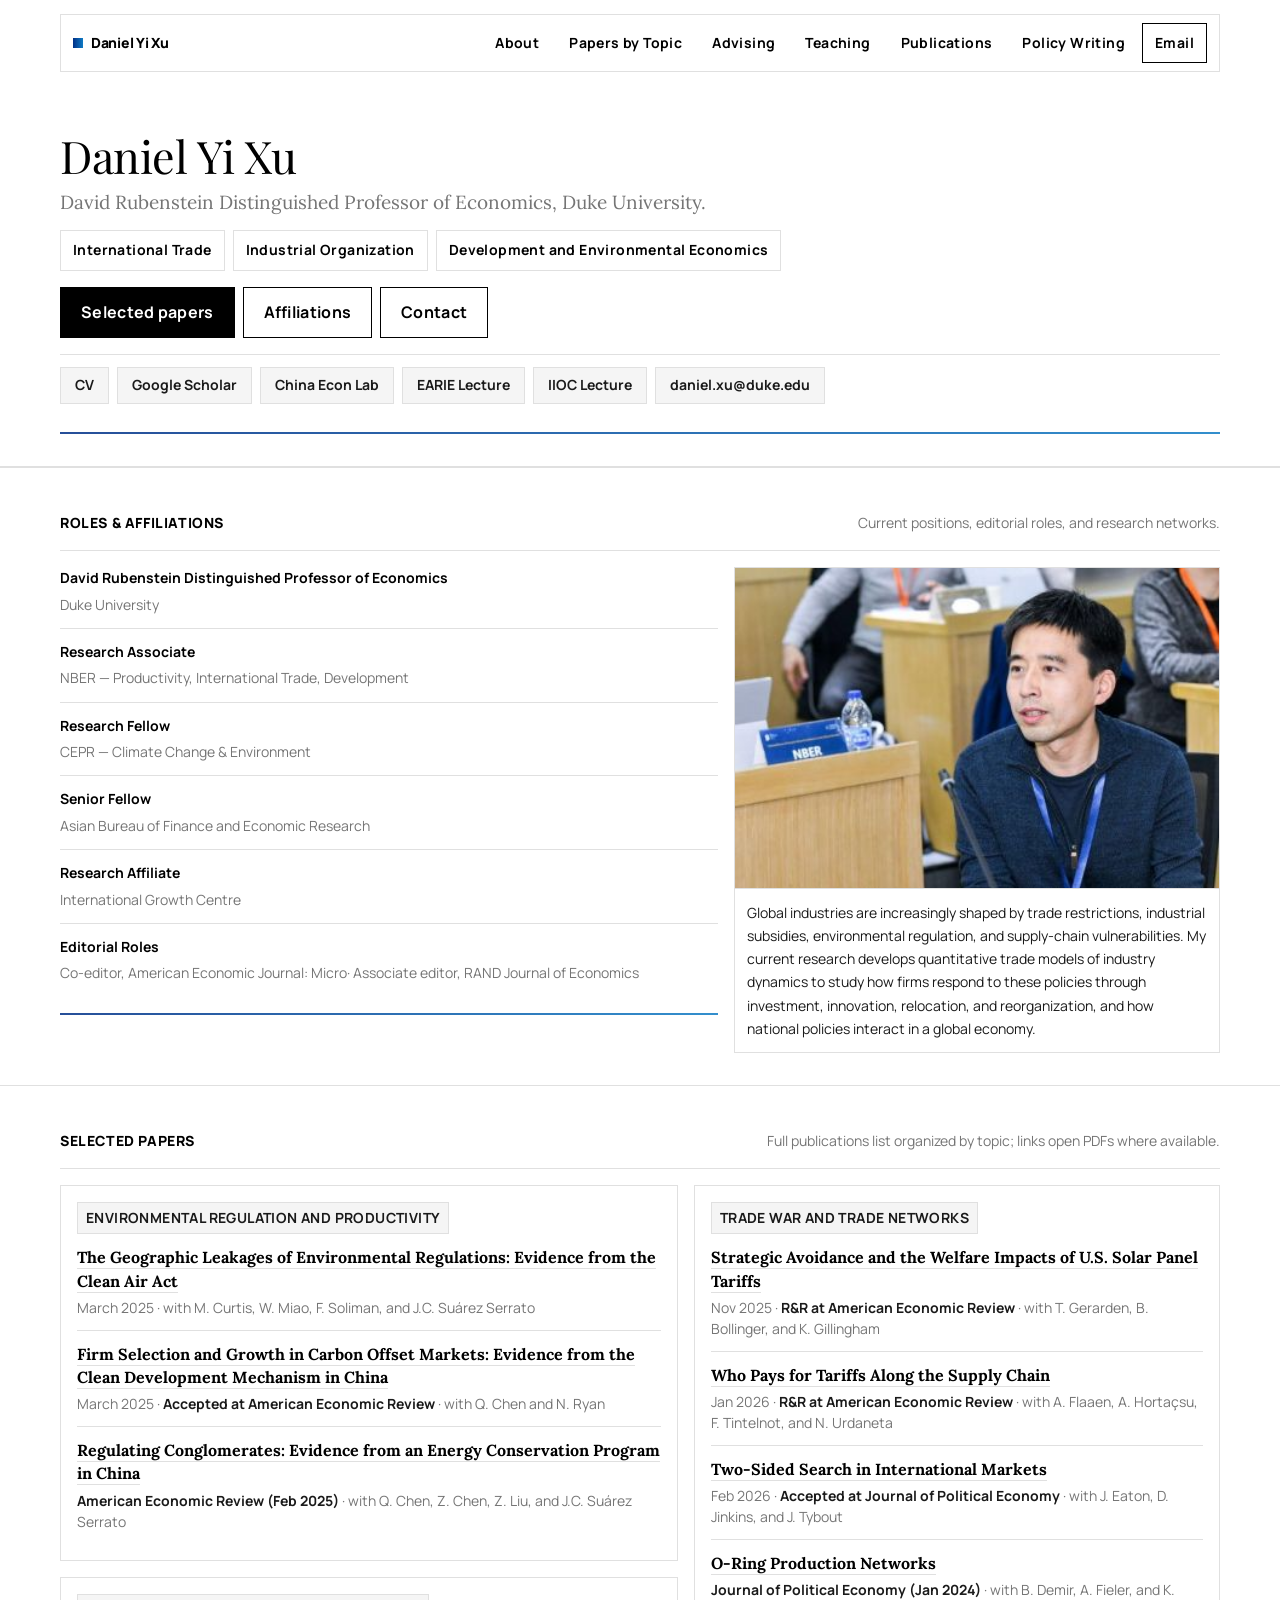
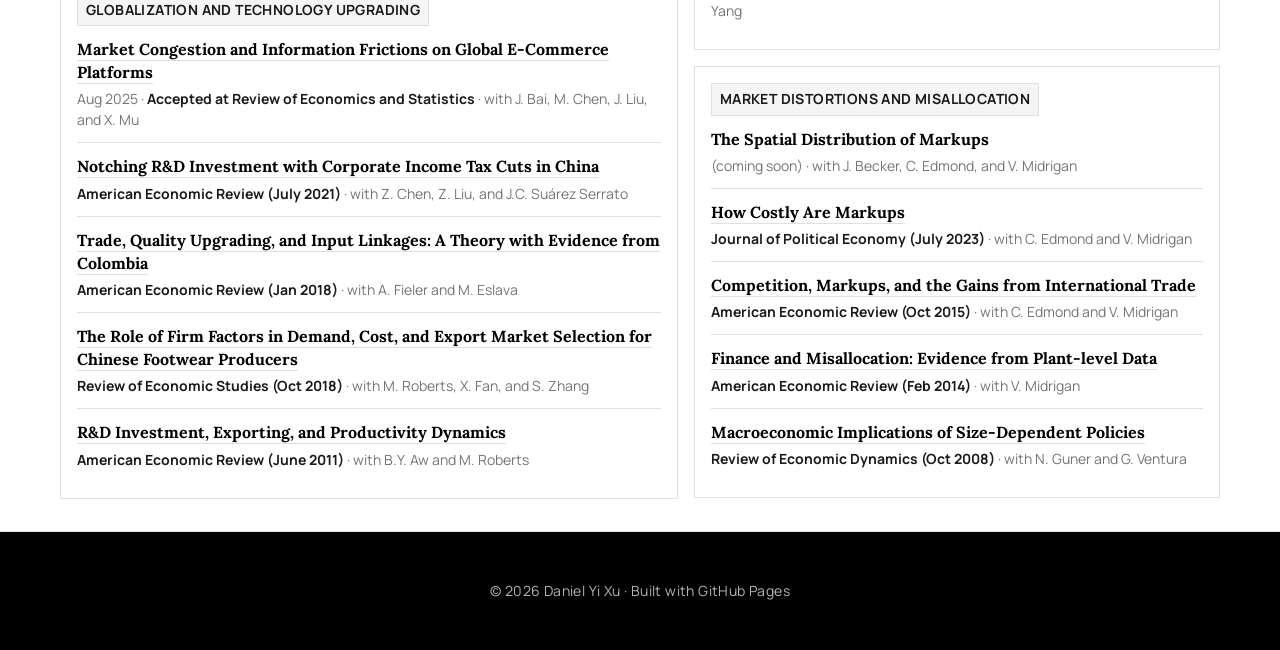
<file: index.html>
<!doctype html>
<html lang="en">
<head>
  <meta charset="utf-8" />
  <meta name="viewport" content="width=device-width,initial-scale=1" />
  <title>Daniel Yi Xu</title>
  <meta name="description" content="Research page of Daniel Yi Xu — International Trade, Industrial Organization, Development and Environmental Economics." />

  <meta property="og:type" content="website" />
  <meta property="og:title" content="Daniel Yi Xu" />
  <meta property="og:description" content="Research page of Daniel Yi Xu — International Trade, Industrial Organization, Development and Environmental Economics." />
  <meta property="og:url" content="https://www.danielyixu.com/" />
  <meta property="og:image" content="https://www.danielyixu.com/profile.jpg" />
  <meta name="twitter:card" content="summary" />
  <meta name="twitter:title" content="Daniel Yi Xu" />
  <meta name="twitter:description" content="Research page of Daniel Yi Xu — International Trade, Industrial Organization, Development and Environmental Economics." />
  <meta name="twitter:image" content="https://www.danielyixu.com/profile.jpg" />

  <link rel="preconnect" href="https://fonts.googleapis.com">
  <link rel="preconnect" href="https://fonts.gstatic.com" crossorigin>
  <link href="https://fonts.googleapis.com/css2?family=Lora:ital,wght@0,400;0,700;1,400&family=Manrope:wght@400;700;800&family=Playfair+Display:wght@400&display=swap" rel="stylesheet">
  <link rel="stylesheet" href="site.css">
</head>

<body>
  <!-- NAV -->
  <header aria-label="Site header">
    <div class="nav-bar">
      <div class="brand">
        <div class="sig" aria-hidden="true"></div>
        <div>
          <strong>Daniel Yi Xu</strong>
        </div>
      </div>

      <nav class="primary" aria-label="Primary navigation">
        <a class="link" href="#about">About</a>
        <a class="link" href="#selected">Papers by Topic</a>
        <a class="link" href="advising.html">Advising</a>
        <a class="link" href="teaching.html">Teaching</a>
        <a class="link" href="publication.html">Publications</a>
        <a class="link" href="vox.html">Policy Writing</a>
        <a class="link cta" href="mailto:daniel.xu@duke.edu">Email</a>
      </nav>

      <button class="menu-btn" id="menuBtn" type="button" aria-expanded="false" aria-controls="menuPanel">
        Menu <span aria-hidden="true">▾</span>
      </button>
    </div>

    <div class="menu-panel" id="menuPanel" role="navigation" aria-label="Mobile navigation">
      <a href="#about">About</a>
      <a href="#selected">Papers by Topic</a>
      <a href="advising.html">Advising</a>
      <a href="teaching.html">Teaching</a>
      <a href="publication.html">Publications</a>
      <a href="vox.html">Policy Writing</a>
      <a href="mailto:daniel.xu@duke.edu">Email</a>
    </div>
  </header>

  <!-- HERO -->
  <section class="page-hero" id="about" aria-label="Hero">
    <div class="wrap">
      <h1>Daniel Yi Xu</h1>
      <p class="subtitle">David Rubenstein Distinguished Professor of Economics, Duke University.</p>
  
      <div class="chips" aria-label="Research areas">
        <span class="chip">International Trade</span>
        <span class="chip">Industrial Organization</span>
        <span class="chip">Development and Environmental Economics</span>
      </div>
  
      <div class="cta-row" aria-label="Primary actions">
        <a class="btn primary" href="#selected">Selected papers</a>
        <a class="btn" href="#roles">Affiliations</a>
        <a class="btn" href="mailto:daniel.xu@duke.edu">Contact</a>
      </div>
  
      <div class="quick-links" aria-label="Quick links">
        <a href="https://www.dropbox.com/scl/fi/76xv6l2modtq552n6atn6/CV-2025.pdf?rlkey=frd6xunjg8irxploxwblpm6ug&dl=0" target="_blank" rel="noopener">CV</a>
        <a href="https://scholar.google.com/citations?hl=en&user=yP1gSLEAAAAJ" target="_blank" rel="noopener">Google Scholar</a>
        <a href="https://chinaeconlab.org/" target="_blank" rel="noopener">China Econ Lab</a>
        <a href="https://www.dropbox.com/scl/fi/tnbmuvip0dgphobhp3ech/EARIE_2025.pdf?rlkey=k5ytcyd1pe9dzypoe61h0j3s8&dl=0" target="_blank" rel="noopener">EARIE Lecture</a>
        <a href="https://www.dropbox.com/scl/fi/3xxccjgk2twx7mvds9or1/IO_for_IP.pdf?rlkey=bisu82vdw3x95vsv0xvleabgj&dl=0" target="_blank" rel="noopener">IIOC Lecture</a>
        <a href="mailto:daniel.xu@duke.edu">daniel.xu@duke.edu</a>
      </div>
  
      <div class="color-rule" aria-hidden="true"></div>
    </div>
  </section>

  <!-- ROLES -->
  <section class="block" id="roles" aria-label="Roles and affiliations">
    <div class="wrap">
      <div class="section-head">
        <h2>Roles &amp; Affiliations</h2>
        <div class="hint">Current positions, editorial roles, and research networks.</div>
      </div>

      <div class="roles-grid">
        <div>
          <div class="role">
            <div class="t">David Rubenstein Distinguished Professor of Economics</div>
            <div class="m">Duke University</div>
          </div>

          <div class="role">
            <div class="t">Research Associate</div>
            <div class="m">NBER — Productivity, International Trade, Development</div>
          </div>

          <div class="role">
            <div class="t">Research Fellow</div>
            <div class="m">CEPR — Climate Change &amp; Environment</div>
          </div>

          <div class="role">
            <div class="t">Senior Fellow</div>
            <div class="m">Asian Bureau of Finance and Economic Research</div>
          </div>

          <div class="role">
            <div class="t">Research Affiliate</div>
            <div class="m">International Growth Centre</div>
          </div>

          <div class="role">
            <div class="t">Editorial Roles</div>
            <div class="m">
              Co-editor, American Economic Journal: Micro· Associate editor, RAND Journal of Economics
            </div>
          </div>

          <div class="color-rule" aria-hidden="true"></div>
        </div>

        <aside class="media-card" aria-label="Profile image">
          <img
            src="profile.jpg"
            alt="Profile image"
          />
          <!--
          <p>My research uses large-scale micro-level data and structural industrial organization methods to study important questions at the intersection of international trade, innovation, and environmental policy. More recently, much of my work has integrated evidence from quasi-experiments and randomized controlled trials into quantitative analysis.</p>
          -->
          <p>Global industries are increasingly shaped by trade restrictions, industrial subsidies, environmental regulation, and supply-chain vulnerabilities. My current research develops quantitative trade models of industry dynamics to study how firms respond to these policies through investment, innovation, relocation, and reorganization, and how national policies interact in a global economy.</p>
        </aside>
      </div>
    </div>
  </section>

  <!-- SELECTED PAPERS -->
  <section class="block" id="selected" aria-label="Selected papers">
    <div class="wrap">
      <div class="section-head">
        <h2>Selected papers</h2>
        <div class="hint">Full publications list organized by topic; links open PDFs where available.</div>
      </div>

      <div class="grid-2">
        <div class = "col">
          <div class="card">
            <h3><span class="tagline">Environmental Regulation and Productivity</span></h3>

            <div class="paper">
              <strong><a href="https://www.dropbox.com/scl/fi/66egddln357pbzr5ghvll/Curtis-Miao-Soliman-Serrato-Xu.pdf?rlkey=7dfniqgoqafbxi16xmu1zkfhc&dl=0" target="_blank" rel="noopener">The Geographic Leakages of Environmental Regulations: Evidence from the Clean Air Act</a></strong>
              <div class="meta">March 2025 · with M. Curtis, W. Miao, F. Soliman, and J.C. Suárez Serrato</div>
            </div>

            <div class="paper">
              <strong><a href="https://www.dropbox.com/scl/fi/vxu24aed3d02slluqds3m/Chen-Ryan-Xu.pdf?rlkey=q05k4uuviscj35edgf07rmm74&dl=0" target="_blank" rel="noopener">Firm Selection and Growth in Carbon Offset Markets: Evidence from the Clean Development Mechanism in China</a></strong>
              <div class="meta">March 2025 · <span class="journal">Accepted at American Economic Review</span> · with Q. Chen and N. Ryan</div>
            </div>

            <div class="paper">
              <strong><a href="https://www.dropbox.com/s/5w7e0ppbywzbqw0/Chen-Chen-Liu-Serrato-Xu.pdf" target="_blank" rel="noopener">Regulating Conglomerates: Evidence from an Energy Conservation Program in China</a></strong>
              <div class="meta"><span class="journal">American Economic Review (Feb 2025)</span> · with Q. Chen, Z. Chen, Z. Liu, and J.C. Suárez Serrato</div>
            </div>
            
   <!--
            <div class="paper">
              <strong><a href="https://www.dropbox.com/scl/fi/d9w14ecmbeonfjw84sava/Gerarden-Reguant-Xu.pdf?rlkey=osh80m33f74ni5t6fv38bbr6t&dl=0" target="_blank" rel="noopener">The Role of Industrial Policy in the Renewable Energy Sector</a></strong>
              <div class="meta"><span class="journal">Environmental &amp; Energy Policy and the Economy (2025)</span> · with T. Gerarden and M. Reguant</div>
            </div>

            <div class="paper">
              <strong><a href="https://www.dropbox.com/s/kkx1zskipgltati/Chen-Chen-Liu-Serrato-Xu-AEAPP.pdf" target="_blank" rel="noopener">Industrial Energy Regulation: The Role of Business Conglomerates in China</a></strong>
              <div class="meta"><span class="journal">American Economic Review, Papers &amp; Proceedings (May 2021)</span> · with Q. Chen, Z. Chen, Z. Liu, and J.C. Suárez Serrato</div>
            </div>
    -->  
          </div>

          <div class="card">
            <h3><span class="tagline">Globalization and Technology Upgrading </span></h3>

            <div class="paper">
              <strong><a href="https://www.dropbox.com/scl/fi/9sdbjlqqsr40at2hhdz5x/Bai-Chen-Liu-Mu-Xu-2025.pdf?rlkey=86dlleu9sfmfxmcr73o5r24b8&dl=0" target="_blank" rel="noopener">Market Congestion and Information Frictions on Global E-Commerce Platforms</a></strong>
              <div class="meta">Aug 2025 · <span class="journal">Accepted at Review of Economics and Statistics</span> · with J. Bai, M. Chen, J. Liu, and X. Mu</div>
            </div>
  
            <div class="paper">
              <strong><a href="https://www.dropbox.com/s/5w6fu9zrix1i27e/Chen-Liu-Serrato-Xu.pdf?dl=0" target="_blank" rel="noopener">Notching R&amp;D Investment with Corporate Income Tax Cuts in China</a></strong>
              <div class="meta"><span class="journal">American Economic Review (July 2021)</span> · with Z. Chen, Z. Liu, and J.C. Suárez Serrato</div>
            </div>

            <div class="paper">
              <strong><a href="https://www.dropbox.com/s/5pneew9jqtz3zbf/Fieler-Eslava-Xu-2018.pdf" target="_blank" rel="noopener">Trade, Quality Upgrading, and Input Linkages: A Theory with Evidence from Colombia</a></strong>
              <div class="meta"><span class="journal">American Economic Review (Jan 2018)</span> · with A. Fieler and M. Eslava</div>
            </div>

            <div class="paper">
              <strong><a href="https://www.dropbox.com/s/a79tfm7k8g9sbz3/Roberts-Xu-Fan-Zhang-2018.pdf" target="_blank" rel="noopener">The Role of Firm Factors in Demand, Cost, and Export Market Selection for Chinese Footwear Producers</a></strong>
              <div class="meta"><span class="journal">Review of Economic Studies (Oct 2018)</span> · with M. Roberts, X. Fan, and S. Zhang</div>
            </div>

            <div class="paper">
              <strong><a href="https://www.dropbox.com/s/4ytzwm35we09bz8/Aw-Roberts-Xu-2011.pdf" target="_blank" rel="noopener">R&amp;D Investment, Exporting, and Productivity Dynamics</a></strong>
              <div class="meta"><span class="journal">American Economic Review (June 2011)</span> · with B.Y. Aw and M. Roberts</div>
            </div>
  <!--
            <div class="paper">
              <strong><a href="https://academic.oup.com/wber/article-abstract/25/3/543/1727366" target="_blank" rel="noopener">Entrepreneurship and the Extensive Margin in Export Growth</a></strong>
              <div class="meta"><span class="journal">World Bank Economic Review (July 2011)</span> · with D. Lederman and A. Rodriguez-Clare</div>
            </div>

            <div class="paper">
              <strong><a href="https://www.dropbox.com/s/7jlo8svo5ow709v/Aw-Roberts-Xu-2008.pdf" target="_blank" rel="noopener">R&amp;D Investment, Export, and the Evolution of Firm Productivity</a></strong>
              <div class="meta"><span class="journal">American Economic Review, Papers &amp; Proceedings (May 2008)</span> · with B.Y. Aw and M. Roberts</div>
            </div>
   -->
        </div>
         
        <!--
        <div class="card">
            <h3><span class="tagline">Political Economy of Service Industries</span></h3>

            <div class="paper">
              <strong><a href="https://www.dropbox.com/scl/fi/1tlkv1261kbm4f1e3axw3/Malesky-Phan-Xu-Fetter-2026.pdf?rlkey=p43mludgoepfj3zyx5iz1td4u&dl=0" target="_blank" rel="noopener">Do Better Managers Bribe Less? Cross-National and Experimental Evidence</a></strong>
              <div class="meta"><span class="journal">Business and Politics (2026)</span> · with E. Malesky, T. Phan, and T.R. Fetter</div>
            </div>

            <div class="paper">
              <strong><a href="https://www.dropbox.com/scl/fi/tlrn7v82snosxf5euajpj/Liu-Peng-Wang-Xu.pdf?rlkey=gu00r8h4pd4895luykmpth3h5&dl=0" target="_blank" rel="noopener">The Societal Impacts of the Legal Profession: Evidence from Commercial Disputes in China</a></strong>
              <div class="meta">May 2025 · with Z. Liu, W. Peng, and S. Wang</div>
            </div>

            <div class="paper">
              <strong><a href="https://www.dropbox.com/scl/fi/27dqdmos1nhc8t1zcyhc9/Xu-Guo-Xu.pdf?rlkey=47fl32or9pz91ksu6t06klm4z&dl=0" target="_blank" rel="noopener">When Food Gets Political: How Does News Drive Green Food Offerings</a></strong>
              <div class="meta">March 2025 · <span class="journal">Accepted at Marketing Science</span> · with B. Xu and T. Guo</div>
            </div>
          </div>
        -->
            
        </div>

       <div class = "col">
         <div class="card">
            <h3><span class="tagline">Trade War and Trade Networks </span></h3>

            <div class="paper">
              <strong><a href="https://www.dropbox.com/scl/fi/7evhsbxatctuc44k5bogt/Gerarden-Bollinger-Gillingham-Xu.pdf?rlkey=w2ykqo8bqxays176g9v3q47ey&dl=0" target="_blank" rel="noopener">Strategic Avoidance and the Welfare Impacts of U.S. Solar Panel Tariffs</a></strong>
              <div class="meta">Nov 2025 · <span class="journal">R&amp;R at American Economic Review</span> · with T. Gerarden, B. Bollinger, and K. Gillingham</div>
            </div>

            <div class="paper">
              <strong><a href="https://www.dropbox.com/scl/fi/q4km6chtuao8haac8t3a9/Flaaen-Hortacsu-Tintelnot-Urdaneta-Xu.pdf?rlkey=9o0e9k3jkscsz3tfsl76l9uct&dl=0" target="_blank" rel="noopener">Who Pays for Tariffs Along the Supply Chain</a></strong>
              <div class="meta">Jan 2026 · <span class="journal">R&amp;R at American Economic Review</span> · with A. Flaaen, A. Hortaçsu, F. Tintelnot, and N. Urdaneta</div>
            </div>

            <div class="paper">
              <strong><a href="https://www.dropbox.com/scl/fi/hex1r9aby8k5wrzuk0hx9/Eaton-Jinkins-Tybout-Xu.pdf?rlkey=tqwy8i9re3qlqbuuxtthgbdeb&dl=0" target="_blank" rel="noopener">Two-Sided Search in International Markets</a></strong>
              <div class="meta">Feb 2026 · <span class="journal">Accepted at Journal of Political Economy</span> · with J. Eaton, D. Jinkins, and J. Tybout</div>
            </div>

            <div class="paper">
              <strong><a href="https://www.dropbox.com/s/sjn6osk995ub8s4/Demir-Fieler-Xu-Yang.pdf" target="_blank" rel="noopener">O-Ring Production Networks</a></strong>
              <div class="meta"><span class="journal">Journal of Political Economy (Jan 2024)</span> · with B. Demir, A. Fieler, and K. Yang</div>
            </div>
   <!--
            <div class="paper">
              <strong><a href="https://www.dropbox.com/s/xnpvyv4hw5adphc/Fieler-Eslava-Xu-2015.pdf" target="_blank" rel="noopener">Indirect Input Linkages</a></strong>
              <div class="meta"><span class="journal">American Economic Review, Papers &amp; Proceedings (May 2015)</span> · with M. Eslava and A. Fieler</div>
            </div>
     -->
          </div>
         
          <div class="card">
            <h3><span class="tagline">Market Distortions and Misallocation </span></h3>

            <div class="paper">
              <strong>The Spatial Distribution of Markups</strong>
              <div class="meta">(coming soon) · with J. Becker, C. Edmond, and V. Midrigan</div>
            </div>

            <div class="paper">
              <strong><a href="https://www.dropbox.com/s/cujq8xhl6decdoa/Edmond-Midrigan-Xu-2022.pdf" target="_blank" rel="noopener">How Costly Are Markups</a></strong>
              <div class="meta"><span class="journal">Journal of Political Economy (July 2023)</span> · with C. Edmond and V. Midrigan</div>
            </div>

            <div class="paper">
              <strong><a href="https://www.dropbox.com/s/feu5417dscia5v5/Edmond-Midrigan-Xu-2015.pdf" target="_blank" rel="noopener">Competition, Markups, and the Gains from International Trade</a></strong>
              <div class="meta"><span class="journal">American Economic Review (Oct 2015)</span> · with C. Edmond and V. Midrigan</div>
            </div>

            <div class="paper">
              <strong><a href="https://www.dropbox.com/s/cpntw9qoemv0ffh/Midrigan-Xu-2014.pdf" target="_blank" rel="noopener">Finance and Misallocation: Evidence from Plant-level Data</a></strong>
              <div class="meta"><span class="journal">American Economic Review (Feb 2014)</span> · with V. Midrigan</div>
            </div>

            <div class="paper">
              <strong><a href="https://www.dropbox.com/s/q4iqs9lxxbqihh9/Guner-Ventura-Xu-2008.pdf" target="_blank" rel="noopener">Macroeconomic Implications of Size-Dependent Policies</a></strong>
              <div class="meta"><span class="journal">Review of Economic Dynamics (Oct 2008)</span> · with N. Guner and G. Ventura</div>
            </div>
   <!--
            <div class="paper">
              <strong><a href="https://www.dropbox.com/s/ou1o8d8semv0cha/Guner-Ventura-Xu-2006.pdf" target="_blank" rel="noopener">How Costly are Restrictions on Size</a></strong>
              <div class="meta"><span class="journal">Japan and the World Economy (2006)</span> · with N. Guner and G. Ventura</div>
            </div>
    -->
          </div>
          
         <!--
         <div class="card" >
            <h3><span class="tagline">Fiscal Incentives and Firm Dynamics </span></h3>

            <div class="paper">
              <strong><a href="https://www.dropbox.com/s/e26buyoskjdc19c/Chen-Jiang-Liu-Serrato-Xu.pdf" target="_blank" rel="noopener">Tax Policy and Lumpy Investment: Evidence from China VAT Reform</a></strong>
              <div class="meta"><span class="journal">Review of Economic Studies (Mar 2023)</span> · with Z. Chen, X. Jiang, Z. Liu, and J.C. Suárez Serrato</div>
            </div>

            <div class="paper">
              <strong><a href="https://www.dropbox.com/s/o3247ec2jjnc2yn/Chen-He-Liu-Serrato-Xu.pdf" target="_blank" rel="noopener">The Structure of Business Taxation in China</a></strong>
              <div class="meta"><span class="journal">Tax Policy and the Economy (Oct 2020)</span> · with Z. Chen, Y. He, Z. Liu, and J.C. Suárez Serrato</div>
            </div>
         </div>
         -->


          <!--
          <div class="card" >
            <h3><span class="tagline">Industry Evolution</span></h3>

            <div class="paper">
              <strong><a href="https://www.dropbox.com/s/mz0dti9tbighnr8/Chen-Xu-2022.pdf" target="_blank" rel="noopener">A Structural Empirical Model of R&amp;D Investment, Firm Heterogeneity, and Industry Evolution</a></strong>
              <div class="meta"><span class="journal">Journal of Industrial Economics (June 2023)</span> · with Y. Chen</div>
            </div>

            <div class="paper">
              <strong><a href="https://www.dropbox.com/s/pds9lahg5jdnybh/Hu-Yang-Xu-2018.pdf" target="_blank" rel="noopener">Understanding the Social Learning Effect in Contagious Switching Behavior</a></strong>
              <div class="meta"><span class="journal">Management Science (July 2019)</span> · with M. Hu and S. Yang</div>
            </div>

            <div class="paper">
              <strong><a href="https://www.dropbox.com/s/tu5pi64jwyda826/Cabral-Wang-Xu-2018.pdf" target="_blank" rel="noopener">Competitors, Complementors, Parents and Places: Explaining Regional Agglomeration in the U.S. Auto Industry</a></strong>
              <div class="meta"><span class="journal">Review of Economic Dynamics (Oct 2018)</span> · with L. Cabral and Z. Wang</div>
            </div>

            <div class="paper">
              <strong><a href="https://www.dropbox.com/s/lpfcy1r0lx6gm9g/Dunne-Klimek-Roberts-Xu-2013.pdf" target="_blank" rel="noopener">Entry, Exit, and The Determinants of Market Structure</a></strong>
              <div class="meta"><span class="journal">Rand Journal of Economics (Fall 2013)</span> · with T. Dunne, S. Klimek, and M. Roberts</div>
            </div>

            <div class="paper">
              <strong><a href="https://www.dropbox.com/s/jnvupdquy5b8jvj/Dunne-Klimek-Roberts-Xu-2007.pdf" target="_blank" rel="noopener">The Dynamics of Market Structure and Market Size in Two Health Service Industries</a></strong>
              <div class="meta"><span class="journal">In Producer Dynamics (2007)</span> · with T. Dunne, S. Klimek, and M. Roberts</div>
            </div>
          </div>
          -->

        </div>
    </div>
  </section>

  <footer>
    <div>© <span id="y"></span> Daniel Yi Xu · Built with GitHub Pages</div>
  </footer>

  <script>
    // Single-file JS: mobile menu + smooth scroll offset + year
    (function(){
      const y = document.getElementById("y");
      if (y) y.textContent = String(new Date().getFullYear());

      const btn = document.getElementById("menuBtn");
      const panel = document.getElementById("menuPanel");

      function closeMenu(){
        if (!panel || !btn) return;
        panel.classList.remove("open");
        btn.setAttribute("aria-expanded","false");
      }

      if (btn && panel){
        btn.addEventListener("click", () => {
          const open = panel.classList.toggle("open");
          btn.setAttribute("aria-expanded", String(open));
        });

        document.addEventListener("click", (e) => {
          const t = e.target;
          if (!t) return;
          const inside = panel.contains(t) || btn.contains(t);
          if (!inside) closeMenu();
        });

        panel.querySelectorAll("a").forEach(a => a.addEventListener("click", closeMenu));
      }

      // smooth scroll with header offset
      function headerOffset(){
        const bar = document.querySelector(".nav-bar");
        if (!bar) return 0;
        const r = bar.getBoundingClientRect();
        return Math.ceil(r.height + 26);
      }

      document.querySelectorAll('a[href^="#"]').forEach(a => {
        a.addEventListener("click", (ev) => {
          const href = a.getAttribute("href");
          if (!href || href.length < 2) return;
          const el = document.querySelector(href);
          if (!el) return;
          ev.preventDefault();
          const top = el.getBoundingClientRect().top + window.scrollY - headerOffset();
          window.scrollTo({ top, behavior:"smooth" });
          closeMenu();
        });
      });
    })();
  </script>
</body>
</html>
</file>
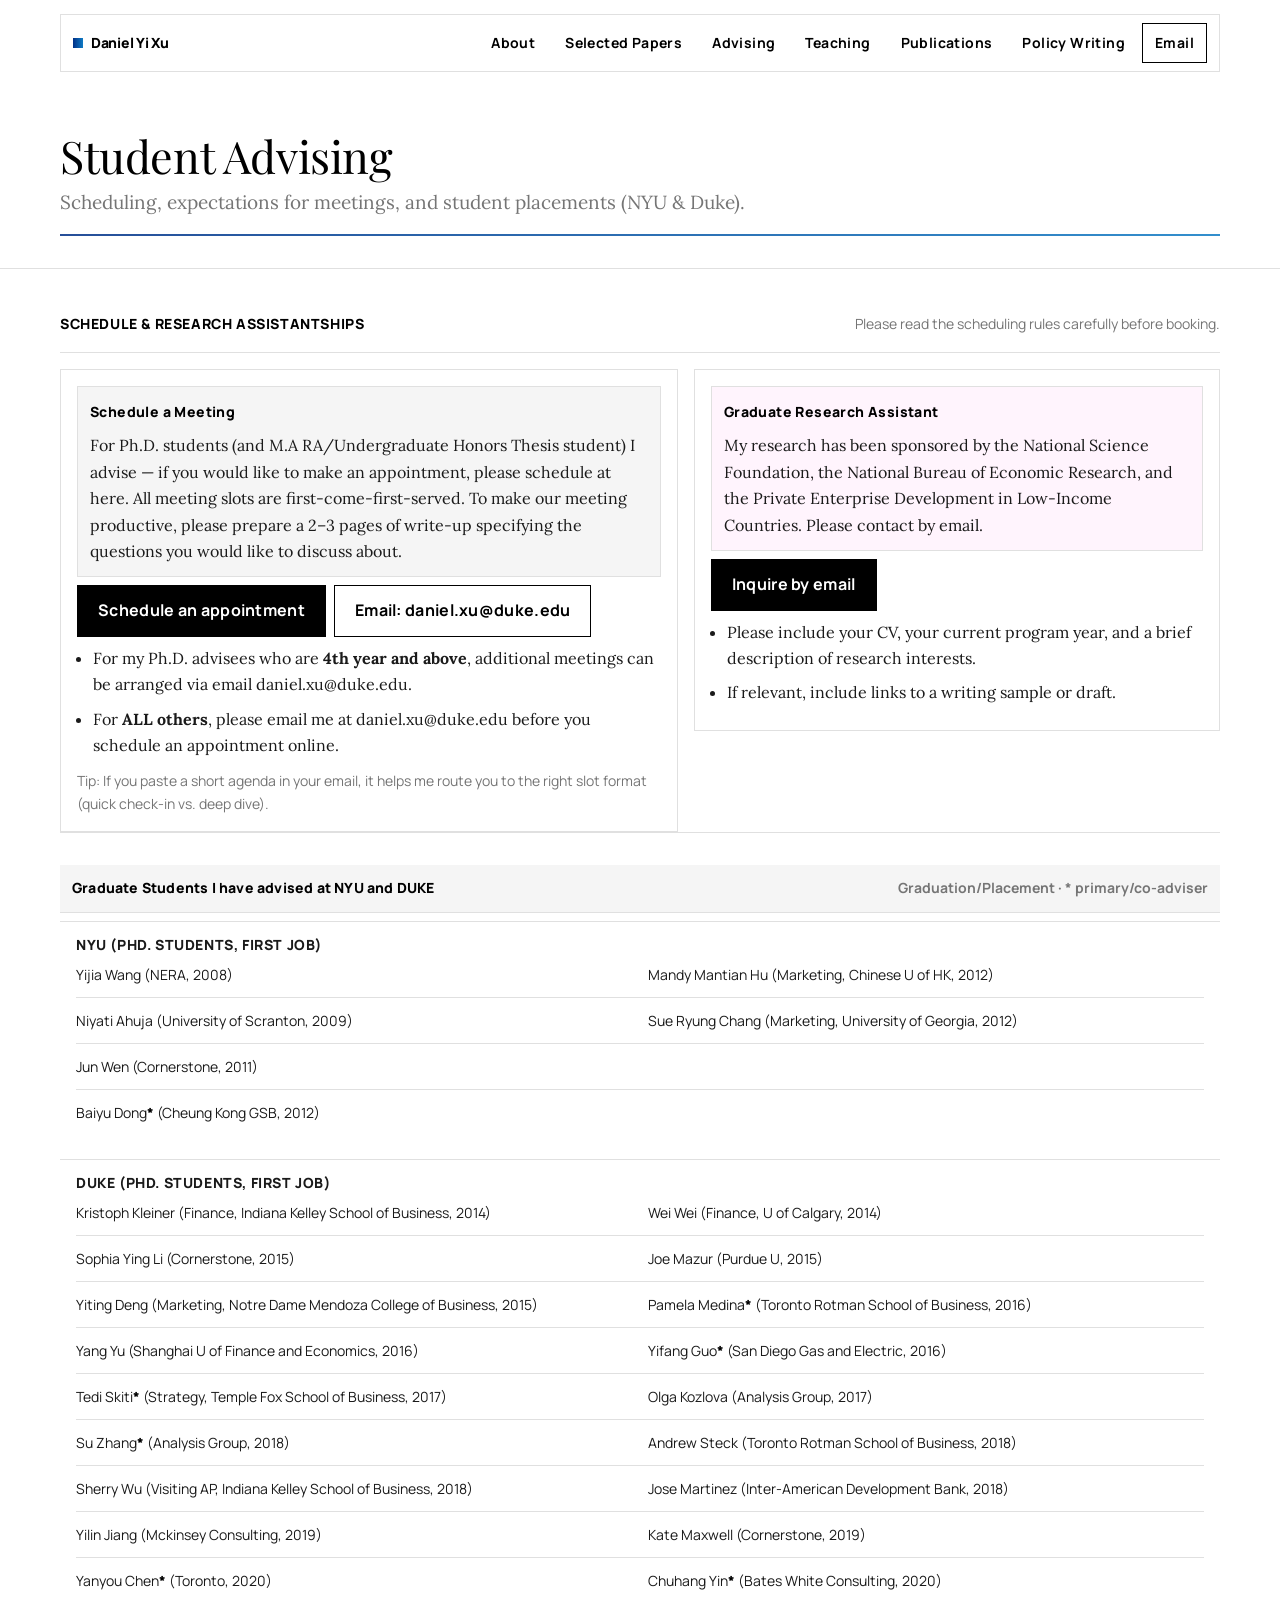
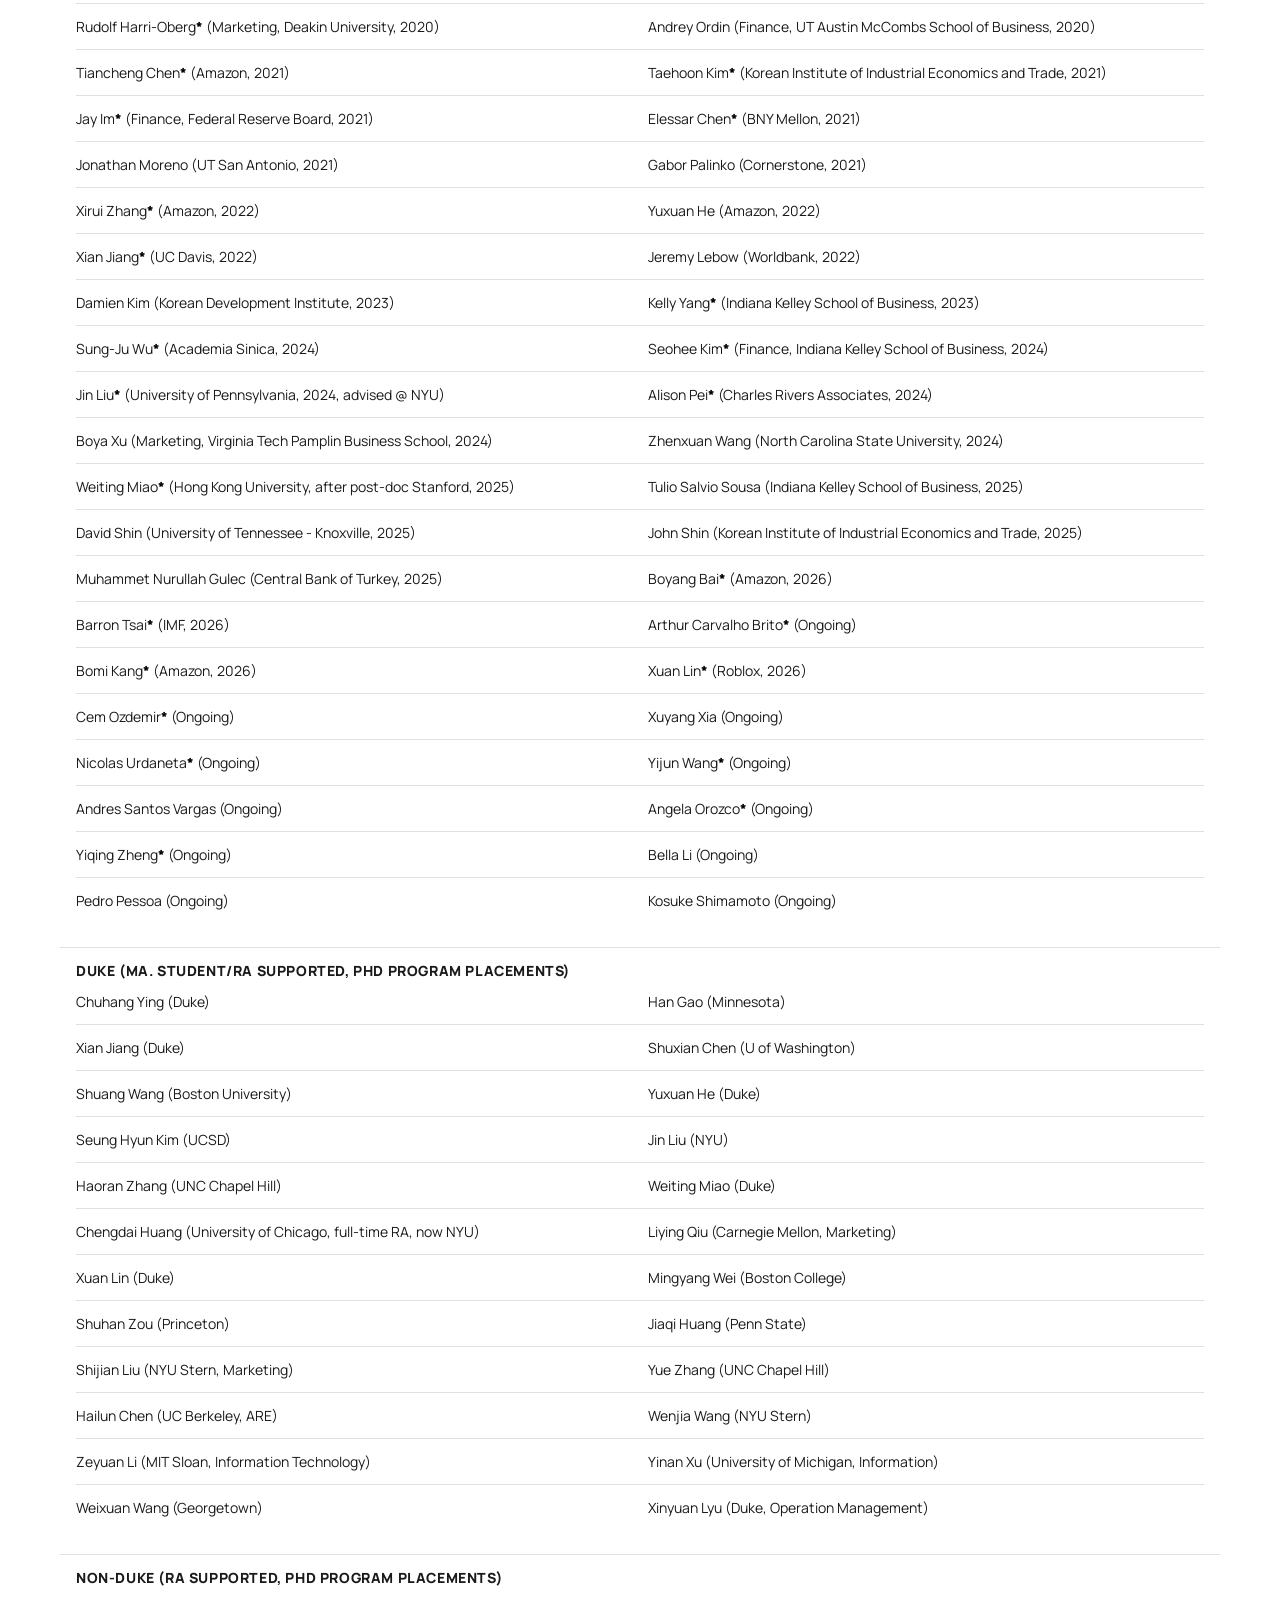
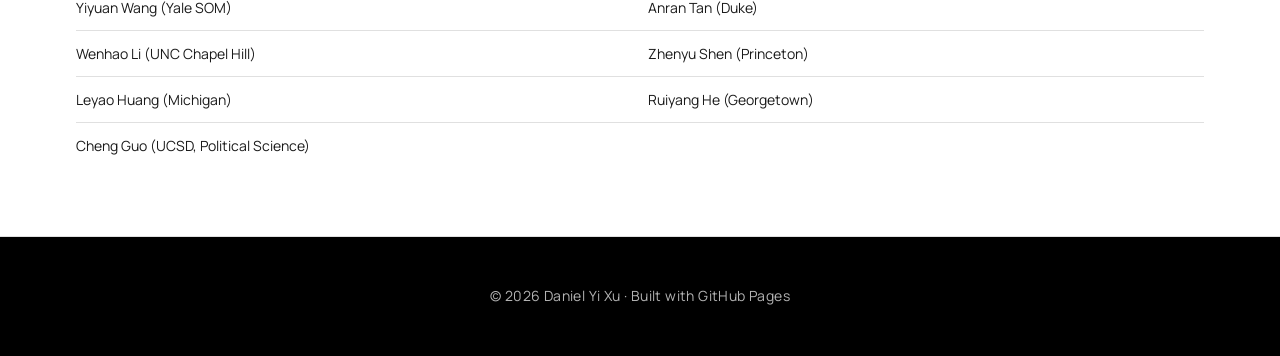
<file: advising.html>
<!doctype html>
<html lang="en">
<head>
  <meta charset="utf-8" />
  <meta name="viewport" content="width=device-width,initial-scale=1" />
  <title>Advising — Daniel Yi Xu</title>
  <meta name="description" content="Student advising, meeting scheduling, and graduate advising history for Daniel Yi Xu." />

  <meta property="og:type" content="website" />
  <meta property="og:title" content="Advising — Daniel Yi Xu" />
  <meta property="og:description" content="Student advising, meeting scheduling, and graduate advising history for Daniel Yi Xu." />
  <meta property="og:url" content="https://www.danielyixu.com/advising.html" />
  <meta property="og:image" content="https://www.danielyixu.com/profile.jpg" />
  <meta name="twitter:card" content="summary" />
  <meta name="twitter:title" content="Advising — Daniel Yi Xu" />
  <meta name="twitter:description" content="Student advising, meeting scheduling, and graduate advising history for Daniel Yi Xu." />
  <meta name="twitter:image" content="https://www.danielyixu.com/profile.jpg" />

  <link rel="preconnect" href="https://fonts.googleapis.com">
  <link rel="preconnect" href="https://fonts.gstatic.com" crossorigin>
  <link href="https://fonts.googleapis.com/css2?family=Lora:ital,wght@0,400;0,700;1,400&family=Manrope:wght@400;700;800&family=Playfair+Display:wght@400&display=swap" rel="stylesheet">
  <link rel="stylesheet" href="site.css">
</head>

<body>
  <!-- NAV -->
  <header aria-label="Site header">
    <div class="nav-bar">
      <div class="brand">
        <div class="sig" aria-hidden="true"></div>
        <div><strong>Daniel Yi Xu</strong></div>
      </div>

      <nav class="primary" aria-label="Primary navigation">
        <a class="link" href="index.html#about">About</a>
        <a class="link" href="index.html#selected">Selected Papers</a>
        <a class="link" href="advising.html" aria-current="page">Advising</a>
        <a class="link" href="teaching.html">Teaching</a>
        <a class="link" href="publication.html">Publications</a>
        <a class="link" href="vox.html">Policy Writing</a>
        <a class="link cta" href="mailto:daniel.xu@duke.edu">Email</a>
      </nav>

      <button class="menu-btn" id="menuBtn" type="button" aria-expanded="false" aria-controls="menuPanel">
        Menu <span aria-hidden="true">▾</span>
      </button>
    </div>

    <div class="menu-panel" id="menuPanel" role="navigation" aria-label="Mobile navigation">
      <a href="index.html#about">About</a>
      <a href="index.html#selected">Selected Papers</a>
      <a href="advising.html" aria-current="page">Advising</a>
      <a href="teaching.html">Teaching</a>
      <a href="publication.html">Publications</a>
      <a href="vox.html">Policy Writing</a>
      <a href="mailto:daniel.xu@duke.edu">Email</a>
    </div>
  </header>

  <!-- HERO -->
  <section class="page-hero" aria-label="Advising header">
    <div class="wrap">
      <h1>Student Advising</h1>
      <p class="subtitle">
        Scheduling, expectations for meetings, and student placements (NYU &amp; Duke).
      </p>
      <div class="color-rule" aria-hidden="true"></div>
    </div>
  </section>

  <main>
    <div class="wrap">

      <!-- Scheduling + RA -->
      <div class="section-head">
        <h2>Schedule &amp; research assistantships</h2>
        <div class="hint">Please read the scheduling rules carefully before booking.</div>
      </div>

      <div class="grid-2">
        <section class="card" aria-label="Schedule a meeting">
          <div class="callout">
            <strong>Schedule a Meeting</strong>
            <p>
              For Ph.D. students (and M.A RA/Undergraduate Honors Thesis student) I advise — if you would like to make an appointment,
              please schedule at here. All meeting slots are first-come-first-served.
              To make our meeting productive, please prepare a 2–3 pages of write-up specifying the questions you would like to discuss about.
            </p>
          </div>

          <div class="btn-row" aria-label="Scheduling actions">
            <!-- Replace the href with your actual scheduling link -->
            <a class="btn primary" href="#" aria-label="Schedule an appointment (add your link)">Schedule an appointment</a>
            <a class="btn" href="mailto:daniel.xu@duke.edu">Email: daniel.xu@duke.edu</a>
          </div>

          <ul class="bullets">
            <li>For my Ph.D. advisees who are <b>4th year and above</b>, additional meetings can be arranged via email <a href="mailto:daniel.xu@duke.edu">daniel.xu@duke.edu</a>.</li>
            <li>For <b>ALL others</b>, please email me at <a href="mailto:daniel.xu@duke.edu">daniel.xu@duke.edu</a> before you schedule an appointment online.</li>
          </ul>

          <div class="small">
            Tip: If you paste a short agenda in your email, it helps me route you to the right slot format (quick check-in vs. deep dive).
          </div>
        </section>

        <aside class="card" aria-label="Graduate Research Assistant">
          <div class="callout" style="background: rgba(255,79,216,.06);">
            <strong>Graduate Research Assistant</strong>
            <p>
              My research has been sponsored by the National Science Foundation, the National Bureau of Economic Research,
              and the Private Enterprise Development in Low-Income Countries. Please contact by email.
            </p>
          </div>

          <div class="btn-row">
            <a class="btn primary" href="mailto:daniel.xu@duke.edu">Inquire by email</a>
          </div>

          <ul class="bullets">
            <li>Please include your CV, your current program year, and a brief description of research interests.</li>
            <li>If relevant, include links to a writing sample or draft.</li>
          </ul>
        </aside>
      </div>

      <!-- Advisees -->
      <section class="block" aria-label="Graduate advising history">
        <div class="block-head">
          <strong>Graduate Students I have advised at NYU and DUKE</strong>
          <span>Graduation/Placement · <span class="star">*</span> primary/co-adviser</span>
        </div>
      <!--
        <div class="legend">
          Notation: <span class="star">*</span> indicates primary/co-adviser (as in your original list).
        </div>
      --> 
        <div class="subhead">NYU (PhD. Students, First Job)</div>
        <div class="list-rows" aria-label="NYU PhD advisees list">
          <div class="row">
            <div class="cell">Yijia Wang (NERA, 2008)</div>
            <div class="cell">Mandy Mantian Hu (Marketing, Chinese U of HK, 2012)</div>
          </div>
        
          <div class="row">
            <div class="cell">Niyati Ahuja (University of Scranton, 2009)</div>
            <div class="cell">Sue Ryung Chang (Marketing, University of Georgia, 2012)</div>
          </div>
        
          <div class="row">
            <div class="cell">Jun Wen (Cornerstone, 2011)</div>
            <div class="cell"></div>
          </div>
        
          <div class="row">
            <div class="cell">Baiyu Dong<span class="star">*</span> (Cheung Kong GSB, 2012)</div>
            <div class="cell"></div>
          </div>
        </div>
        
        <div class="subhead">DUKE (PhD. Students, First Job)</div>
        <div class="list-rows" aria-label="Duke PhD advisees list">
        
          <div class="row">
            <div class="cell">Kristoph Kleiner (Finance, Indiana Kelley School of Business, 2014)</div>
            <div class="cell">Wei Wei (Finance, U of Calgary, 2014)</div>
          </div>
        
          <div class="row">
            <div class="cell">Sophia Ying Li (Cornerstone, 2015)</div>
            <div class="cell">Joe Mazur (Purdue U, 2015)</div>
          </div>
        
          <div class="row">
            <div class="cell">Yiting Deng (Marketing, Notre Dame Mendoza College of Business, 2015)</div>
            <div class="cell">Pamela Medina<span class="star">*</span> (Toronto Rotman School of Business, 2016)</div>
          </div>
        
          <div class="row">
            <div class="cell">Yang Yu (Shanghai U of Finance and Economics, 2016)</div>
            <div class="cell">Yifang Guo<span class="star">*</span> (San Diego Gas and Electric, 2016)</div>
          </div>
        
          <div class="row">
            <div class="cell">Tedi Skiti<span class="star">*</span> (Strategy, Temple Fox School of Business, 2017)</div>
            <div class="cell">Olga Kozlova (Analysis Group, 2017)</div>
          </div>
        
          <div class="row">
            <div class="cell">Su Zhang<span class="star">*</span> (Analysis Group, 2018)</div>
            <div class="cell">Andrew Steck (Toronto Rotman School of Business, 2018)</div>
          </div>
        
          <div class="row">
            <div class="cell">Sherry Wu (Visiting AP, Indiana Kelley School of Business, 2018)</div>
            <div class="cell">Jose Martinez (Inter-American Development Bank, 2018)</div>
          </div>
        
          <div class="row">
            <div class="cell">Yilin Jiang (Mckinsey Consulting, 2019)</div>
            <div class="cell">Kate Maxwell (Cornerstone, 2019)</div>
          </div>
        
          <div class="row">
            <div class="cell">Yanyou Chen<span class="star">*</span> (Toronto, 2020)</div>
            <div class="cell">Chuhang Yin<span class="star">*</span> (Bates White Consulting, 2020)</div>
          </div>
        
          <div class="row">
            <div class="cell">Rudolf Harri-Oberg<span class="star">*</span> (Marketing, Deakin University, 2020)</div>
            <div class="cell">Andrey Ordin (Finance, UT Austin McCombs School of Business, 2020)</div>
          </div>
        
          <div class="row">
            <div class="cell">Tiancheng Chen<span class="star">*</span> (Amazon, 2021)</div>
            <div class="cell">Taehoon Kim<span class="star">*</span> (Korean Institute of Industrial Economics and Trade, 2021)</div>
          </div>
        
          <div class="row">
            <div class="cell">Jay Im<span class="star">*</span> (Finance, Federal Reserve Board, 2021)</div>
            <div class="cell">Elessar Chen<span class="star">*</span> (BNY Mellon, 2021)</div>
          </div>
        
          <div class="row">
            <div class="cell">Jonathan Moreno (UT San Antonio, 2021)</div>
            <div class="cell">Gabor Palinko (Cornerstone, 2021)</div>
          </div>
        
          <div class="row">
            <div class="cell">Xirui Zhang<span class="star">*</span> (Amazon, 2022)</div>
            <div class="cell">Yuxuan He (Amazon, 2022)</div>
          </div>
        
          <div class="row">
            <div class="cell">Xian Jiang<span class="star">*</span> (UC Davis, 2022)</div>
            <div class="cell">Jeremy Lebow (Worldbank, 2022)</div>
          </div>
        
          <div class="row">
            <div class="cell">Damien Kim (Korean Development Institute, 2023)</div>
            <div class="cell">Kelly Yang<span class="star">*</span> (Indiana Kelley School of Business, 2023)</div>
          </div>
        
          <div class="row">
            <div class="cell">Sung-Ju Wu<span class="star">*</span> (Academia Sinica, 2024)</div>
            <div class="cell">Seohee Kim<span class="star">*</span> (Finance, Indiana Kelley School of Business, 2024)</div>
          </div>
        
          <div class="row">
            <div class="cell">Jin Liu<span class="star">*</span> (University of Pennsylvania, 2024, advised @ NYU)</div>
            <div class="cell">Alison Pei<span class="star">*</span> (Charles Rivers Associates, 2024)</div>
          </div>
        
          <div class="row">
            <div class="cell">Boya Xu (Marketing, Virginia Tech Pamplin Business School, 2024)</div>
            <div class="cell">Zhenxuan Wang (North Carolina State University, 2024)</div>
          </div>
        
          <div class="row">
            <div class="cell">Weiting Miao<span class="star">*</span> (Hong Kong University, after post-doc Stanford, 2025)</div>
            <div class="cell">Tulio Salvio Sousa (Indiana Kelley School of Business, 2025)</div>
          </div>
        
          <div class="row">
            <div class="cell">David Shin (University of Tennessee - Knoxville, 2025)</div>
            <div class="cell">John Shin (Korean Institute of Industrial Economics and Trade, 2025)</div>
          </div>
        
          <div class="row">
            <div class="cell">Muhammet Nurullah Gulec (Central Bank of Turkey, 2025)</div>
            <div class="cell">Boyang Bai<span class="star">*</span> (Amazon, 2026)</div>
          </div>

          <div class="row">
            <div class="cell">Barron Tsai<span class="star">*</span> (IMF, 2026)</div>
            <div class="cell">Arthur Carvalho Brito<span class="star">*</span> (Ongoing)</div>
          </div>
        
          <div class="row">
            <div class="cell">Bomi Kang<span class="star">*</span> (Amazon, 2026)</div>
            <div class="cell">Xuan Lin<span class="star">*</span> (Roblox, 2026)</div>
          </div>
        
          <div class="row">
            <div class="cell">Cem Ozdemir<span class="star">*</span> (Ongoing)</div>
            <div class="cell">Xuyang Xia (Ongoing)</div>
          </div>
        
          <div class="row">
            <div class="cell">Nicolas Urdaneta<span class="star">*</span> (Ongoing)</div>
            <div class="cell">Yijun Wang<span class="star">*</span> (Ongoing)</div>
          </div>

          <div class="row">
            <div class="cell">Andres Santos Vargas (Ongoing)</div>
            <div class="cell">Angela Orozco<span class="star">*</span> (Ongoing)</div>
          </div>

          <div class="row">
            <div class="cell">Yiqing Zheng<span class="star">*</span> (Ongoing)</div>
            <div class="cell">Bella Li (Ongoing)</div>
          </div>

          <div class="row">
            <div class="cell">Pedro Pessoa (Ongoing)</div>
            <div class="cell">Kosuke Shimamoto (Ongoing)</div>
          </div>
        </div>
        <div class="subhead">DUKE (MA. Student/RA supported, PhD Program Placements)</div>
        <div class="list-rows" aria-label="Duke MA RA supported PhD placements">
        
          <div class="row">
            <div class="cell">Chuhang Ying (Duke)</div>
            <div class="cell">Han Gao (Minnesota)</div>
          </div>
        
          <div class="row">
            <div class="cell">Xian Jiang (Duke)</div>
            <div class="cell">Shuxian Chen (U of Washington)</div>
          </div>
        
          <div class="row">
            <div class="cell">Shuang Wang (Boston University)</div>
            <div class="cell">Yuxuan He (Duke)</div>
          </div>
        
          <div class="row">
            <div class="cell">Seung Hyun Kim (UCSD)</div>
            <div class="cell">Jin Liu (NYU)</div>
          </div>
        
          <div class="row">
            <div class="cell">Haoran Zhang (UNC Chapel Hill)</div>
            <div class="cell">Weiting Miao (Duke)</div>
          </div>
        
          <div class="row">
            <div class="cell">Chengdai Huang (University of Chicago, full-time RA, now NYU)</div>
            <div class="cell">Liying Qiu (Carnegie Mellon, Marketing)</div>
          </div>
        
          <div class="row">
            <div class="cell">Xuan Lin (Duke)</div>
            <div class="cell">Mingyang Wei (Boston College)</div>
          </div>
        
          <div class="row">
            <div class="cell">Shuhan Zou (Princeton)</div>
            <div class="cell">Jiaqi Huang (Penn State)</div>
          </div>
        
          <div class="row">
            <div class="cell">Shijian Liu (NYU Stern, Marketing)</div>
            <div class="cell">Yue Zhang (UNC Chapel Hill)</div>
          </div>
        
          <div class="row">
            <div class="cell">Hailun Chen (UC Berkeley, ARE)</div>
            <div class="cell">Wenjia Wang (NYU Stern)</div>
          </div>
        
          <div class="row">
            <div class="cell">Zeyuan Li (MIT Sloan, Information Technology)</div>
            <div class="cell">Yinan Xu (University of Michigan, Information)</div>
          </div>

          <div class="row">
            <div class="cell">Weixuan Wang (Georgetown)</div>
            <div class="cell">Xinyuan Lyu (Duke, Operation Management)</div>
          </div>

        </div>


          
        <div class="subhead">non-DUKE (RA supported, PhD Program Placements)</div>
        <div class="list-rows" aria-label="Non-Duke RA supported PhD placements">
          
          <div class="row">
            <div class="cell">Yiyuan Wang (Yale SOM)</div>
            <div class="cell">Anran Tan (Duke)</div>
          </div>
          
          <div class="row">
            <div class="cell">Wenhao Li (UNC Chapel Hill)</div>
            <div class="cell">Zhenyu Shen (Princeton)</div>
          </div>

          <div class="row">
            <div class="cell">Leyao Huang (Michigan)</div>
            <div class="cell">Ruiyang He (Georgetown)</div>
          </div>

          <div class="row">
            <div class="cell">Cheng Guo (UCSD, Political Science)</div>
            <div class="cell"></div>
          </div>

        </div>

      </section>

    </div>
  </main>

  <footer>
    <div>© <span id="y"></span> Daniel Yi Xu · Built with GitHub Pages</div>
  </footer>

  <script>
    (function(){
      const y = document.getElementById("y");
      if (y) y.textContent = String(new Date().getFullYear());

      const btn = document.getElementById("menuBtn");
      const panel = document.getElementById("menuPanel");

      function closeMenu(){
        if (!panel || !btn) return;
        panel.classList.remove("open");
        btn.setAttribute("aria-expanded","false");
      }

      if (btn && panel){
        btn.addEventListener("click", () => {
          const open = panel.classList.toggle("open");
          btn.setAttribute("aria-expanded", String(open));
        });

        document.addEventListener("click", (e) => {
          const t = e.target;
          if (!t) return;
          const inside = panel.contains(t) || btn.contains(t);
          if (!inside) closeMenu();
        });

        panel.querySelectorAll("a").forEach(a => a.addEventListener("click", closeMenu));
      }
    })();
  </script>
</body>
</html>
</file>
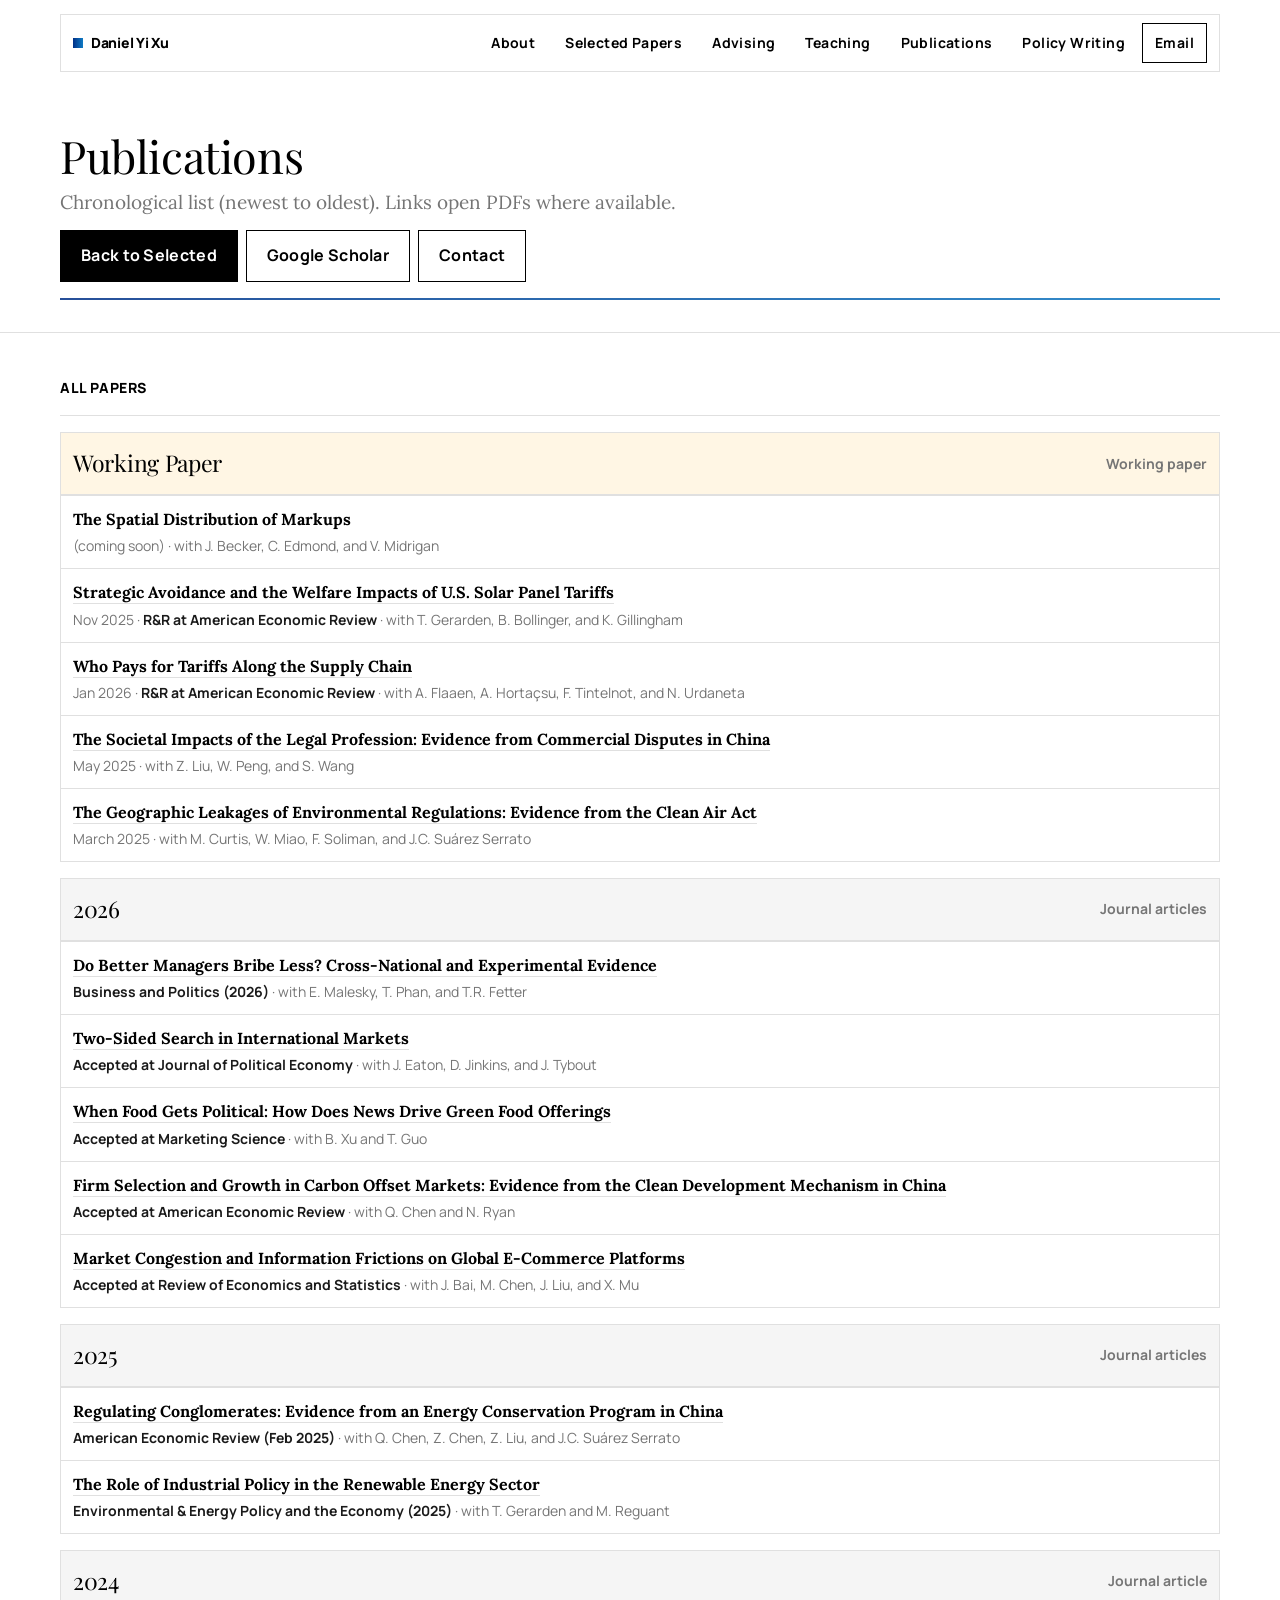
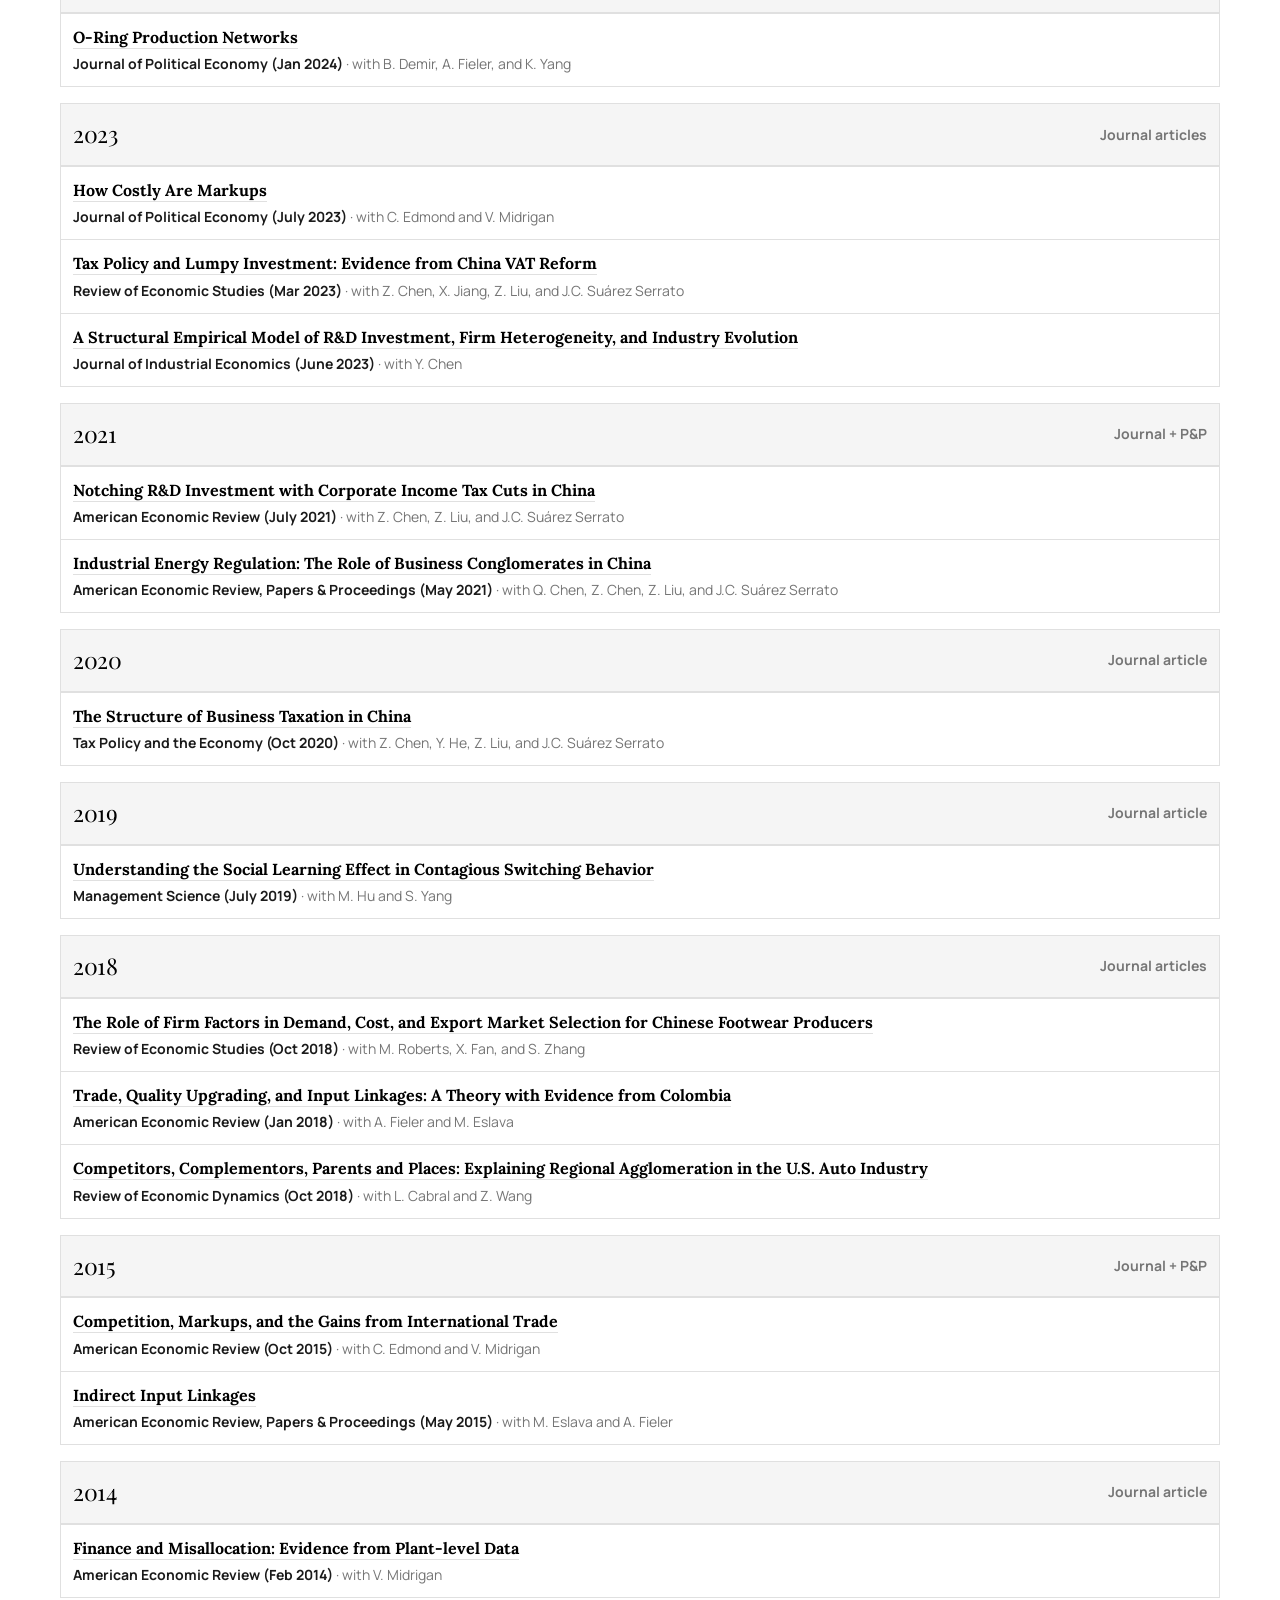
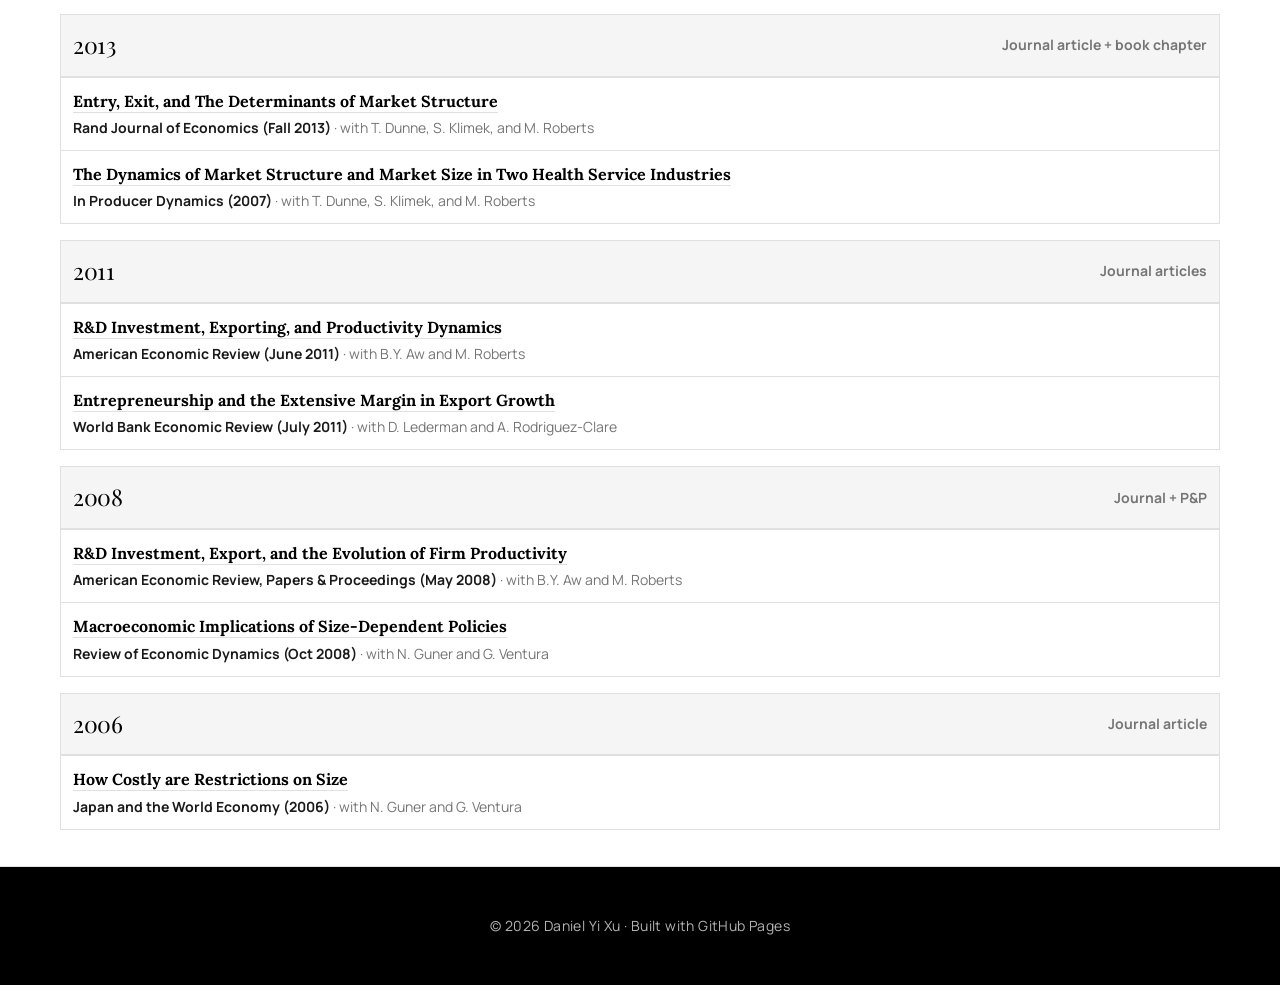
<file: publication.html>
<!doctype html>
<html lang="en">
<head>
  <meta charset="utf-8" />
  <meta name="viewport" content="width=device-width,initial-scale=1" />
  <title>Publications — Daniel Yi Xu</title>
  <meta name="description" content="Publications of Daniel Yi Xu in chronological order." />

  <meta property="og:type" content="website" />
  <meta property="og:title" content="Publications — Daniel Yi Xu" />
  <meta property="og:description" content="Publications of Daniel Yi Xu in chronological order." />
  <meta property="og:url" content="https://www.danielyixu.com/publication.html" />
  <meta property="og:image" content="https://www.danielyixu.com/profile.jpg" />
  <meta name="twitter:card" content="summary" />
  <meta name="twitter:title" content="Publications — Daniel Yi Xu" />
  <meta name="twitter:description" content="Publications of Daniel Yi Xu in chronological order." />
  <meta name="twitter:image" content="https://www.danielyixu.com/profile.jpg" />

  <link rel="preconnect" href="https://fonts.googleapis.com">
  <link rel="preconnect" href="https://fonts.gstatic.com" crossorigin>
  <link href="https://fonts.googleapis.com/css2?family=Lora:ital,wght@0,400;0,700;1,400&family=Manrope:wght@400;700;800&family=Playfair+Display:wght@400&display=swap" rel="stylesheet">
  <link rel="stylesheet" href="site.css">
</head>

<body>
  <!-- NAV -->
  <header aria-label="Site header">
    <div class="nav-bar">
      <div class="brand">
        <div class="sig" aria-hidden="true"></div>
        <div><strong>Daniel Yi Xu</strong></div>
      </div>

      <nav class="primary" aria-label="Primary navigation">
        <a class="link" href="index.html#about">About</a>
        <a class="link" href="index.html#selected">Selected Papers</a>
        <a class="link" href="advising.html">Advising</a>
        <a class="link" href="teaching.html">Teaching</a>
        <a class="link" href="publication.html" aria-current="page">Publications</a>
        <a class="link" href="vox.html">Policy Writing</a>
        <a class="link cta" href="mailto:daniel.xu@duke.edu">Email</a>
      </nav>

      <button class="menu-btn" id="menuBtn" type="button" aria-expanded="false" aria-controls="menuPanel">
        Menu <span aria-hidden="true">▾</span>
      </button>
    </div>

    <div class="menu-panel" id="menuPanel" role="navigation" aria-label="Mobile navigation">
      <a href="index.html#about">About</a>
      <a href="index.html#selected">Selected Papers</a>
      <a href="advising.html">Advising</a>
      <a href="teaching.html">Teaching</a>
      <a href="publication.html" aria-current="page">Publications</a>
      <a href="vox.html">Policy Writing</a>
      <a href="mailto:daniel.xu@duke.edu">Email</a>
    </div>
  </header>

  <!-- PAGE HERO -->
  <section class="page-hero" aria-label="Publications header">
    <div class="wrap">
      <h1>Publications</h1>
      <p class="subtitle">
        Chronological list (newest to oldest). Links open PDFs where available.
      </p>

      <div class="top-actions" aria-label="Page actions">
        <a class="btn primary" href="index.html#selected">Back to Selected</a>
        <a class="btn" href="https://scholar.google.com/citations?hl=en&user=yP1gSLEAAAAJ" target="_blank" rel="noopener">Google Scholar</a>
        <a class="btn" href="mailto:daniel.xu@duke.edu">Contact</a>
      </div>

      <div class="color-rule" aria-hidden="true"></div>
    </div>
  </section>

  <main>
    <div class="wrap">
      
      <div class="section-head">
        <h2>All papers</h2>
      </div>
      
      <!-- ======================
           Working Papers (no date)
           ====================== -->
      <section class="year-block" aria-label="Working paper coming soon">
        <div class="year-head" style="background: rgba(255,176,32,.12);">
          <strong>Working Paper</strong>
          <span>Working paper</span>
        </div>

        <div class="paper">
          <strong>The Spatial Distribution of Markups</strong>
          <div class="meta">(coming soon) · with J. Becker, C. Edmond, and V. Midrigan</div>
        </div>

          <div class="paper" id="solar-tariffs">
          <strong><a href="https://www.dropbox.com/scl/fi/7evhsbxatctuc44k5bogt/Gerarden-Bollinger-Gillingham-Xu.pdf?rlkey=w2ykqo8bqxays176g9v3q47ey&dl=0" target="_blank" rel="noopener">Strategic Avoidance and the Welfare Impacts of U.S. Solar Panel Tariffs</a></strong>
          <div class="meta">Nov 2025 · <span class="journal">R&amp;R at American Economic Review</span> · with T. Gerarden, B. Bollinger, and K. Gillingham</div>
        </div>

        <div class="paper" id="tariffs-supply-chain">
          <strong><a href="https://www.dropbox.com/scl/fi/q4km6chtuao8haac8t3a9/Flaaen-Hortacsu-Tintelnot-Urdaneta-Xu.pdf?rlkey=9o0e9k3jkscsz3tfsl76l9uct&dl=0" target="_blank" rel="noopener">Who Pays for Tariffs Along the Supply Chain</a></strong>
          <div class="meta">Jan 2026 · <span class="journal">R&amp;R at American Economic Review</span> · with A. Flaaen, A. Hortaçsu, F. Tintelnot, and N. Urdaneta</div>
        </div>

        <div class="paper">
          <strong><a href="https://www.dropbox.com/scl/fi/tlrn7v82snosxf5euajpj/Liu-Peng-Wang-Xu.pdf?rlkey=gu00r8h4pd4895luykmpth3h5&dl=0" target="_blank" rel="noopener">The Societal Impacts of the Legal Profession: Evidence from Commercial Disputes in China</a></strong>
          <div class="meta">May 2025 · with Z. Liu, W. Peng, and S. Wang</div>
        </div>

        <div class="paper">
          <strong><a href="https://www.dropbox.com/scl/fi/66egddln357pbzr5ghvll/Curtis-Miao-Soliman-Serrato-Xu.pdf?rlkey=7dfniqgoqafbxi16xmu1zkfhc&dl=0" target="_blank" rel="noopener">The Geographic Leakages of Environmental Regulations: Evidence from the Clean Air Act</a></strong>
          <div class="meta">March 2025 · with M. Curtis, W. Miao, F. Soliman, and J.C. Suárez Serrato</div>
        </div>

      </section>

      <!-- ======================
           2026
           ====================== -->
      <section class="year-block" aria-label="Publications 2026">
        <div class="year-head">
          <strong>2026</strong>
          <span>Journal articles</span>
        </div>

        <div class="paper" id="bribery-management">
          <strong><a href="https://www.dropbox.com/scl/fi/1tlkv1261kbm4f1e3axw3/Malesky-Phan-Xu-Fetter-2026.pdf?rlkey=p43mludgoepfj3zyx5iz1td4u&dl=0" target="_blank" rel="noopener">Do Better Managers Bribe Less? Cross-National and Experimental Evidence</a></strong>
          <div class="meta"><span class="journal">Business and Politics (2026)</span> · with E. Malesky, T. Phan, and T.R. Fetter</div>
        </div>

        <div class="paper">
          <strong><a href="https://www.dropbox.com/scl/fi/hex1r9aby8k5wrzuk0hx9/Eaton-Jinkins-Tybout-Xu.pdf?rlkey=tqwy8i9re3qlqbuuxtthgbdeb&dl=0" target="_blank" rel="noopener">Two-Sided Search in International Markets</a></strong>
          <div class="meta"><span class="journal">Accepted at Journal of Political Economy</span> · with J. Eaton, D. Jinkins, and J. Tybout</div>
        </div>

        <div class="paper">
          <strong><a href="https://www.dropbox.com/scl/fi/27dqdmos1nhc8t1zcyhc9/Xu-Guo-Xu.pdf?rlkey=47fl32or9pz91ksu6t06klm4z&dl=0" target="_blank" rel="noopener">When Food Gets Political: How Does News Drive Green Food Offerings</a></strong>
          <div class="meta"><span class="journal">Accepted at Marketing Science</span> · with B. Xu and T. Guo</div>
        </div>

        <div class="paper" id="carbon-offsets">
          <strong><a href="https://www.dropbox.com/scl/fi/vxu24aed3d02slluqds3m/Chen-Ryan-Xu.pdf?rlkey=q05k4uuviscj35edgf07rmm74&dl=0" target="_blank" rel="noopener">Firm Selection and Growth in Carbon Offset Markets: Evidence from the Clean Development Mechanism in China</a></strong>
          <div class="meta"><span class="journal">Accepted at American Economic Review</span> · with Q. Chen and N. Ryan</div>
        </div>

        <div class="paper" id="ecommerce">
          <strong><a href="https://www.dropbox.com/scl/fi/9sdbjlqqsr40at2hhdz5x/Bai-Chen-Liu-Mu-Xu-2025.pdf?rlkey=86dlleu9sfmfxmcr73o5r24b8&dl=0" target="_blank" rel="noopener">Market Congestion and Information Frictions on Global E-Commerce Platforms</a></strong>
          <div class="meta"><span class="journal">Accepted at Review of Economics and Statistics</span> · with J. Bai, M. Chen, J. Liu, and X. Mu</div>
        </div>

      </section>

      <!-- ======================
           2025
           ====================== -->
      <section class="year-block" aria-label="Publications 2025">
        <div class="year-head">
          <strong>2025</strong>
          <span>Journal articles</span>
        </div>

        <div class="paper">
          <strong><a href="https://www.dropbox.com/s/5w7e0ppbywzbqw0/Chen-Chen-Liu-Serrato-Xu.pdf" target="_blank" rel="noopener">Regulating Conglomerates: Evidence from an Energy Conservation Program in China</a></strong>
          <div class="meta"><span class="journal">American Economic Review (Feb 2025)</span> · with Q. Chen, Z. Chen, Z. Liu, and J.C. Suárez Serrato</div>
        </div>

        <div class="paper">
          <strong><a href="https://www.dropbox.com/scl/fi/d9w14ecmbeonfjw84sava/Gerarden-Reguant-Xu.pdf?rlkey=osh80m33f74ni5t6fv38bbr6t&dl=0" target="_blank" rel="noopener">The Role of Industrial Policy in the Renewable Energy Sector</a></strong>
          <div class="meta"><span class="journal">Environmental &amp; Energy Policy and the Economy (2025)</span> · with T. Gerarden and M. Reguant</div>
        </div>
      </section>

      <!-- ======================
           2024
           ====================== -->
      <section class="year-block" aria-label="Publications 2024">
        <div class="year-head">
          <strong>2024</strong>
          <span>Journal article</span>
        </div>

        <div class="paper">
          <strong><a href="https://www.dropbox.com/s/sjn6osk995ub8s4/Demir-Fieler-Xu-Yang.pdf" target="_blank" rel="noopener">O-Ring Production Networks</a></strong>
          <div class="meta"><span class="journal">Journal of Political Economy (Jan 2024)</span> · with B. Demir, A. Fieler, and K. Yang</div>
        </div>
      </section>

      <!-- ======================
           2023
           ====================== -->
      <section class="year-block" aria-label="Publications 2023">
        <div class="year-head">
          <strong>2023</strong>
          <span>Journal articles</span>
        </div>

        <div class="paper">
          <strong><a href="https://www.dropbox.com/s/cujq8xhl6decdoa/Edmond-Midrigan-Xu-2022.pdf" target="_blank" rel="noopener">How Costly Are Markups</a></strong>
          <div class="meta"><span class="journal">Journal of Political Economy (July 2023)</span> · with C. Edmond and V. Midrigan</div>
        </div>

        <div class="paper" id="vat-reform">
          <strong><a href="https://www.dropbox.com/s/e26buyoskjdc19c/Chen-Jiang-Liu-Serrato-Xu.pdf" target="_blank" rel="noopener">Tax Policy and Lumpy Investment: Evidence from China VAT Reform</a></strong>
          <div class="meta"><span class="journal">Review of Economic Studies (Mar 2023)</span> · with Z. Chen, X. Jiang, Z. Liu, and J.C. Suárez Serrato</div>
        </div>

        <div class="paper">
          <strong><a href="https://www.dropbox.com/s/mz0dti9tbighnr8/Chen-Xu-2022.pdf" target="_blank" rel="noopener">A Structural Empirical Model of R&amp;D Investment, Firm Heterogeneity, and Industry Evolution</a></strong>
          <div class="meta"><span class="journal">Journal of Industrial Economics (June 2023)</span> · with Y. Chen</div>
        </div>
      </section>

      <!-- ======================
           2021
           ====================== -->
      <section class="year-block" aria-label="Publications 2021">
        <div class="year-head">
          <strong>2021</strong>
          <span>Journal + P&amp;P</span>
        </div>

        <div class="paper" id="notching">
          <strong><a href="https://www.dropbox.com/s/5w6fu9zrix1i27e/Chen-Liu-Serrato-Xu.pdf?dl=0" target="_blank" rel="noopener">Notching R&amp;D Investment with Corporate Income Tax Cuts in China</a></strong>
          <div class="meta"><span class="journal">American Economic Review (July 2021)</span> · with Z. Chen, Z. Liu, and J.C. Suárez Serrato</div>
        </div>

        <div class="paper">
          <strong><a href="https://www.dropbox.com/s/kkx1zskipgltati/Chen-Chen-Liu-Serrato-Xu-AEAPP.pdf" target="_blank" rel="noopener">Industrial Energy Regulation: The Role of Business Conglomerates in China</a></strong>
          <div class="meta"><span class="journal">American Economic Review, Papers &amp; Proceedings (May 2021)</span> · with Q. Chen, Z. Chen, Z. Liu, and J.C. Suárez Serrato</div>
        </div>
      </section>

      <!-- ======================
           2020
           ====================== -->
      <section class="year-block" aria-label="Publications 2020">
        <div class="year-head">
          <strong>2020</strong>
          <span>Journal article</span>
        </div>

        <div class="paper">
          <strong><a href="https://www.dropbox.com/s/o3247ec2jjnc2yn/Chen-He-Liu-Serrato-Xu.pdf" target="_blank" rel="noopener">The Structure of Business Taxation in China</a></strong>
          <div class="meta"><span class="journal">Tax Policy and the Economy (Oct 2020)</span> · with Z. Chen, Y. He, Z. Liu, and J.C. Suárez Serrato</div>
        </div>
      </section>

      <!-- ======================
           2019
           ====================== -->
      <section class="year-block" aria-label="Publications 2019">
        <div class="year-head">
          <strong>2019</strong>
          <span>Journal article</span>
        </div>

        <div class="paper">
          <strong><a href="https://www.dropbox.com/s/pds9lahg5jdnybh/Hu-Yang-Xu-2018.pdf" target="_blank" rel="noopener">Understanding the Social Learning Effect in Contagious Switching Behavior</a></strong>
          <div class="meta"><span class="journal">Management Science (July 2019)</span> · with M. Hu and S. Yang</div>
        </div>
      </section>

      <!-- ======================
           2018
           ====================== -->
      <section class="year-block" aria-label="Publications 2018">
        <div class="year-head">
          <strong>2018</strong>
          <span>Journal articles</span>
        </div>

        <div class="paper">
          <strong><a href="https://www.dropbox.com/s/a79tfm7k8g9sbz3/Roberts-Xu-Fan-Zhang-2018.pdf" target="_blank" rel="noopener">The Role of Firm Factors in Demand, Cost, and Export Market Selection for Chinese Footwear Producers</a></strong>
          <div class="meta"><span class="journal">Review of Economic Studies (Oct 2018)</span> · with M. Roberts, X. Fan, and S. Zhang</div>
        </div>

        <div class="paper">
          <strong><a href="https://www.dropbox.com/s/5pneew9jqtz3zbf/Fieler-Eslava-Xu-2018.pdf" target="_blank" rel="noopener">Trade, Quality Upgrading, and Input Linkages: A Theory with Evidence from Colombia</a></strong>
          <div class="meta"><span class="journal">American Economic Review (Jan 2018)</span> · with A. Fieler and M. Eslava</div>
        </div>

        <div class="paper">
          <strong><a href="https://www.dropbox.com/s/tu5pi64jwyda826/Cabral-Wang-Xu-2018.pdf" target="_blank" rel="noopener">Competitors, Complementors, Parents and Places: Explaining Regional Agglomeration in the U.S. Auto Industry</a></strong>
          <div class="meta"><span class="journal">Review of Economic Dynamics (Oct 2018)</span> · with L. Cabral and Z. Wang</div>
        </div>
      </section>

      <!-- ======================
           2015
           ====================== -->
      <section class="year-block" aria-label="Publications 2015">
        <div class="year-head">
          <strong>2015</strong>
          <span>Journal + P&amp;P</span>
        </div>

        <div class="paper">
          <strong><a href="https://www.dropbox.com/s/feu5417dscia5v5/Edmond-Midrigan-Xu-2015.pdf" target="_blank" rel="noopener">Competition, Markups, and the Gains from International Trade</a></strong>
          <div class="meta"><span class="journal">American Economic Review (Oct 2015)</span> · with C. Edmond and V. Midrigan</div>
        </div>

        <div class="paper">
          <strong><a href="https://www.dropbox.com/s/xnpvyv4hw5adphc/Fieler-Eslava-Xu-2015.pdf" target="_blank" rel="noopener">Indirect Input Linkages</a></strong>
          <div class="meta"><span class="journal">American Economic Review, Papers &amp; Proceedings (May 2015)</span> · with M. Eslava and A. Fieler</div>
        </div>
      </section>

      <!-- ======================
           2014
           ====================== -->
      <section class="year-block" aria-label="Publications 2014">
        <div class="year-head">
          <strong>2014</strong>
          <span>Journal article</span>
        </div>

        <div class="paper">
          <strong><a href="https://www.dropbox.com/s/cpntw9qoemv0ffh/Midrigan-Xu-2014.pdf" target="_blank" rel="noopener">Finance and Misallocation: Evidence from Plant-level Data</a></strong>
          <div class="meta"><span class="journal">American Economic Review (Feb 2014)</span> · with V. Midrigan</div>
        </div>
      </section>

      <!-- ======================
           2013
           ====================== -->
      <section class="year-block" aria-label="Publications 2013">
        <div class="year-head">
          <strong>2013</strong>
          <span>Journal article + book chapter</span>
        </div>

        <div class="paper">
          <strong><a href="https://www.dropbox.com/s/lpfcy1r0lx6gm9g/Dunne-Klimek-Roberts-Xu-2013.pdf" target="_blank" rel="noopener">Entry, Exit, and The Determinants of Market Structure</a></strong>
          <div class="meta"><span class="journal">Rand Journal of Economics (Fall 2013)</span> · with T. Dunne, S. Klimek, and M. Roberts</div>
        </div>

        <div class="paper">
          <strong><a href="https://www.dropbox.com/s/jnvupdquy5b8jvj/Dunne-Klimek-Roberts-Xu-2007.pdf" target="_blank" rel="noopener">The Dynamics of Market Structure and Market Size in Two Health Service Industries</a></strong>
          <div class="meta"><span class="journal">In Producer Dynamics (2007)</span> · with T. Dunne, S. Klimek, and M. Roberts</div>
        </div>
      </section>

      <!-- ======================
           2011
           ====================== -->
      <section class="year-block" aria-label="Publications 2011">
        <div class="year-head">
          <strong>2011</strong>
          <span>Journal articles</span>
        </div>

        <div class="paper">
          <strong><a href="https://www.dropbox.com/s/4ytzwm35we09bz8/Aw-Roberts-Xu-2011.pdf" target="_blank" rel="noopener">R&amp;D Investment, Exporting, and Productivity Dynamics</a></strong>
          <div class="meta"><span class="journal">American Economic Review (June 2011)</span> · with B.Y. Aw and M. Roberts</div>
        </div>

        <div class="paper">
          <strong><a href="https://academic.oup.com/wber/article-abstract/25/3/543/1727366" target="_blank" rel="noopener">Entrepreneurship and the Extensive Margin in Export Growth</a></strong>
          <div class="meta"><span class="journal">World Bank Economic Review (July 2011)</span> · with D. Lederman and A. Rodriguez-Clare</div>
        </div>
      </section>

      <!-- ======================
           2008
           ====================== -->
      <section class="year-block" aria-label="Publications 2008">
        <div class="year-head">
          <strong>2008</strong>
          <span>Journal + P&amp;P</span>
        </div>

        <div class="paper">
          <strong><a href="https://www.dropbox.com/s/7jlo8svo5ow709v/Aw-Roberts-Xu-2008.pdf" target="_blank" rel="noopener">R&amp;D Investment, Export, and the Evolution of Firm Productivity</a></strong>
          <div class="meta"><span class="journal">American Economic Review, Papers &amp; Proceedings (May 2008)</span> · with B.Y. Aw and M. Roberts</div>
        </div>

        <div class="paper">
          <strong><a href="https://www.dropbox.com/s/q4iqs9lxxbqihh9/Guner-Ventura-Xu-2008.pdf" target="_blank" rel="noopener">Macroeconomic Implications of Size-Dependent Policies</a></strong>
          <div class="meta"><span class="journal">Review of Economic Dynamics (Oct 2008)</span> · with N. Guner and G. Ventura</div>
        </div>
      </section>

      <!-- ======================
           2006
           ====================== -->
      <section class="year-block" aria-label="Publications 2006">
        <div class="year-head">
          <strong>2006</strong>
          <span>Journal article</span>
        </div>

        <div class="paper">
          <strong><a href="https://www.dropbox.com/s/ou1o8d8semv0cha/Guner-Ventura-Xu-2006.pdf" target="_blank" rel="noopener">How Costly are Restrictions on Size</a></strong>
          <div class="meta"><span class="journal">Japan and the World Economy (2006)</span> · with N. Guner and G. Ventura</div>
        </div>
      </section>


    </div>
  </main>

  <footer>
    <div>© <span id="y"></span> Daniel Yi Xu · Built with GitHub Pages</div>
  </footer>

  <script>
    (function(){
      const y = document.getElementById("y");
      if (y) y.textContent = String(new Date().getFullYear());

      const btn = document.getElementById("menuBtn");
      const panel = document.getElementById("menuPanel");

      function closeMenu(){
        if (!panel || !btn) return;
        panel.classList.remove("open");
        btn.setAttribute("aria-expanded","false");
      }

      if (btn && panel){
        btn.addEventListener("click", () => {
          const open = panel.classList.toggle("open");
          btn.setAttribute("aria-expanded", String(open));
        });

        document.addEventListener("click", (e) => {
          const t = e.target;
          if (!t) return;
          const inside = panel.contains(t) || btn.contains(t);
          if (!inside) closeMenu();
        });

        panel.querySelectorAll("a").forEach(a => a.addEventListener("click", closeMenu));
      }
    })();
  </script>
</body>
</html>
</file>
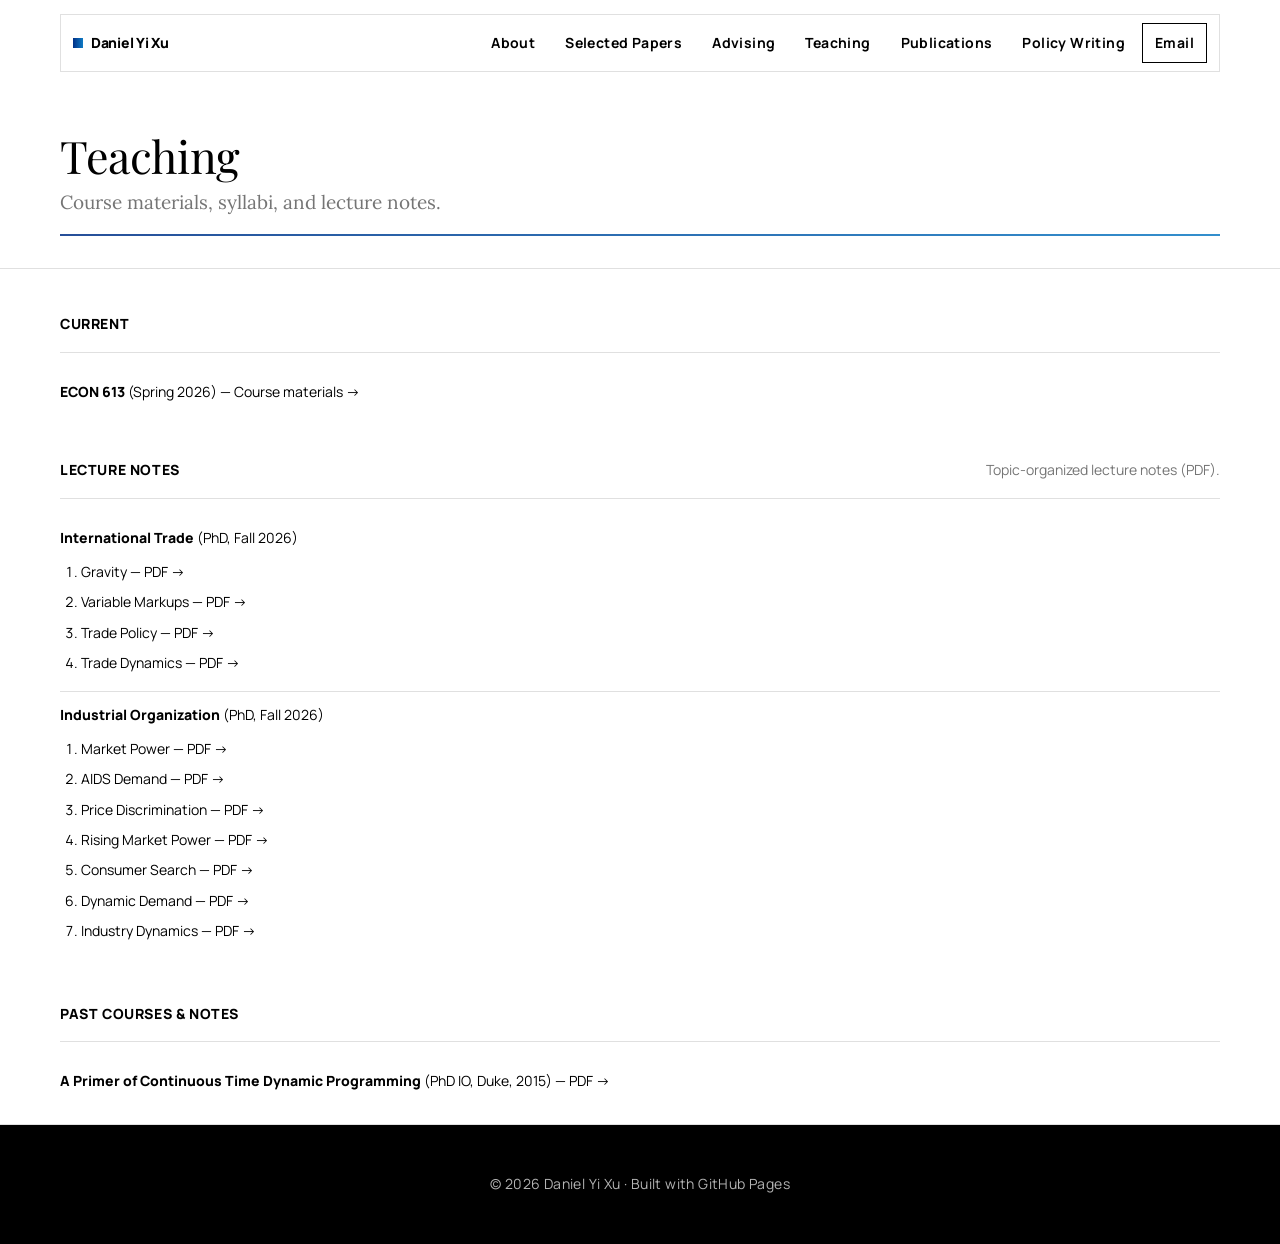
<file: teaching.html>
<!doctype html>
<html lang="en">
<head>
  <meta charset="utf-8" />
  <meta name="viewport" content="width=device-width,initial-scale=1" />
  <title>Teaching — Daniel Yi Xu</title>
  <meta name="description" content="Course materials, syllabi, and lecture notes by Daniel Yi Xu." />

  <meta property="og:type" content="website" />
  <meta property="og:title" content="Teaching — Daniel Yi Xu" />
  <meta property="og:description" content="Course materials, syllabi, and lecture notes by Daniel Yi Xu." />
  <meta property="og:url" content="https://www.danielyixu.com/teaching.html" />
  <meta property="og:image" content="https://www.danielyixu.com/profile.jpg" />
  <meta name="twitter:card" content="summary" />
  <meta name="twitter:title" content="Teaching — Daniel Yi Xu" />
  <meta name="twitter:description" content="Course materials, syllabi, and lecture notes by Daniel Yi Xu." />
  <meta name="twitter:image" content="https://www.danielyixu.com/profile.jpg" />

  <link rel="preconnect" href="https://fonts.googleapis.com">
  <link rel="preconnect" href="https://fonts.gstatic.com" crossorigin>
  <link href="https://fonts.googleapis.com/css2?family=Lora:ital,wght@0,400;0,700;1,400&family=Manrope:wght@400;700;800&family=Playfair+Display:wght@400&display=swap" rel="stylesheet">
  <link rel="stylesheet" href="site.css">
</head>

<body>
  <!-- NAV -->
  <header aria-label="Site header">
    <div class="nav-bar">
      <div class="brand">
        <div class="sig" aria-hidden="true"></div>
        <div><strong>Daniel Yi Xu</strong></div>
      </div>

      <nav class="primary" aria-label="Primary navigation">
        <a class="link" href="index.html#about">About</a>
        <a class="link" href="index.html#selected">Selected Papers</a>
        <a class="link" href="advising.html">Advising</a>
        <a class="link" href="teaching.html" aria-current="page">Teaching</a>
        <a class="link" href="publication.html">Publications</a>
        <a class="link" href="vox.html">Policy Writing</a>
        <a class="link cta" href="mailto:daniel.xu@duke.edu">Email</a>
      </nav>

      <button class="menu-btn" id="menuBtn" type="button" aria-expanded="false" aria-controls="menuPanel">
        Menu <span aria-hidden="true">▾</span>
      </button>
    </div>

    <div class="menu-panel" id="menuPanel" role="navigation" aria-label="Mobile navigation">
      <a href="index.html#about">About</a>
      <a href="index.html#selected">Selected Papers</a>
      <a href="advising.html">Advising</a>
      <a href="teaching.html" aria-current="page">Teaching</a>
      <a href="publication.html">Publications</a>
      <a href="vox.html">Policy Writing</a>
      <a href="mailto:daniel.xu@duke.edu">Email</a>
    </div>
  </header>

  <!-- HERO -->
  <section class="page-hero" aria-label="Teaching header">
    <div class="wrap">
      <h1>Teaching</h1>
      <p class="subtitle">Course materials, syllabi, and lecture notes.</p>
      <div class="color-rule" aria-hidden="true"></div>
    </div>
  </section>

  <main>
    <div class="wrap">

      <div class="section-head">
        <h2>Current</h2>
      </div>

      <ul class="teaching-list">
        <li>
          <strong>ECON 613</strong> (Spring 2026) —
          <a href="https://github.com/danielxuyi/econ613-spring-2026" target="_blank" rel="noopener">Course materials →</a>
        </li>
      </ul>

      <div class="section-head" style="margin-top: 32px;">
        <h2>Lecture Notes</h2>
        <div class="hint">Topic-organized lecture notes (PDF).</div>
      </div>

      <ul class="teaching-list">
        <li>
          <strong>International Trade</strong> (PhD, Fall 2026)
          <ol class="topic-list">
            <li>Gravity — <a href="teaching/trade/gravity.pdf" target="_blank" rel="noopener">PDF →</a></li>
            <li>Variable Markups — <a href="teaching/trade/variable_markups.pdf" target="_blank" rel="noopener">PDF →</a></li>
            <li>Trade Policy — <a href="teaching/trade/trade_policy.pdf" target="_blank" rel="noopener">PDF →</a></li>
            <li>Trade Dynamics — <a href="teaching/trade/trade_dynamics.pdf" target="_blank" rel="noopener">PDF →</a></li>
          </ol>
        </li>
        <li>
          <strong>Industrial Organization</strong> (PhD, Fall 2026)
          <ol class="topic-list">
            <li>Market Power — <a href="teaching/io/market_power.pdf" target="_blank" rel="noopener">PDF →</a></li>
            <li>AIDS Demand — <a href="teaching/io/aids_demand.pdf" target="_blank" rel="noopener">PDF →</a></li>
            <li>Price Discrimination — <a href="teaching/io/price_discrimination.pdf" target="_blank" rel="noopener">PDF →</a></li>
            <li>Rising Market Power — <a href="teaching/io/rising_market_power.pdf" target="_blank" rel="noopener">PDF →</a></li>
            <li>Consumer Search — <a href="teaching/io/consumer_search.pdf" target="_blank" rel="noopener">PDF →</a></li>
            <li>Dynamic Demand — <a href="teaching/io/dynamic_demand.pdf" target="_blank" rel="noopener">PDF →</a></li>
            <li>Industry Dynamics — <a href="teaching/io/industry_dynamics.pdf" target="_blank" rel="noopener">PDF →</a></li>
          </ol>
        </li>
      </ul>

      <div class="section-head" style="margin-top: 32px;">
        <h2>Past courses &amp; notes</h2>
      </div>

      <ul class="teaching-list">
        <li>
          <strong>A Primer of Continuous Time Dynamic Programming</strong> (PhD IO, Duke, 2015) —
          <a href="teaching/past/continuous_time_dp_primer.pdf" target="_blank" rel="noopener">PDF →</a>
        </li>
      </ul>

    </div>
  </main>

  <footer>
    <div>© <span id="y"></span> Daniel Yi Xu · Built with GitHub Pages</div>
  </footer>

  <script>
    (function(){
      const y = document.getElementById("y");
      if (y) y.textContent = String(new Date().getFullYear());

      const btn = document.getElementById("menuBtn");
      const panel = document.getElementById("menuPanel");

      function closeMenu(){
        if (!panel || !btn) return;
        panel.classList.remove("open");
        btn.setAttribute("aria-expanded","false");
      }

      if (btn && panel){
        btn.addEventListener("click", () => {
          const open = panel.classList.toggle("open");
          btn.setAttribute("aria-expanded", String(open));
        });

        document.addEventListener("click", (e) => {
          const t = e.target;
          if (!t) return;
          const inside = panel.contains(t) || btn.contains(t);
          if (!inside) closeMenu();
        });

        panel.querySelectorAll("a").forEach(a => a.addEventListener("click", closeMenu));
      }
    })();
  </script>
</body>
</html>
</file>
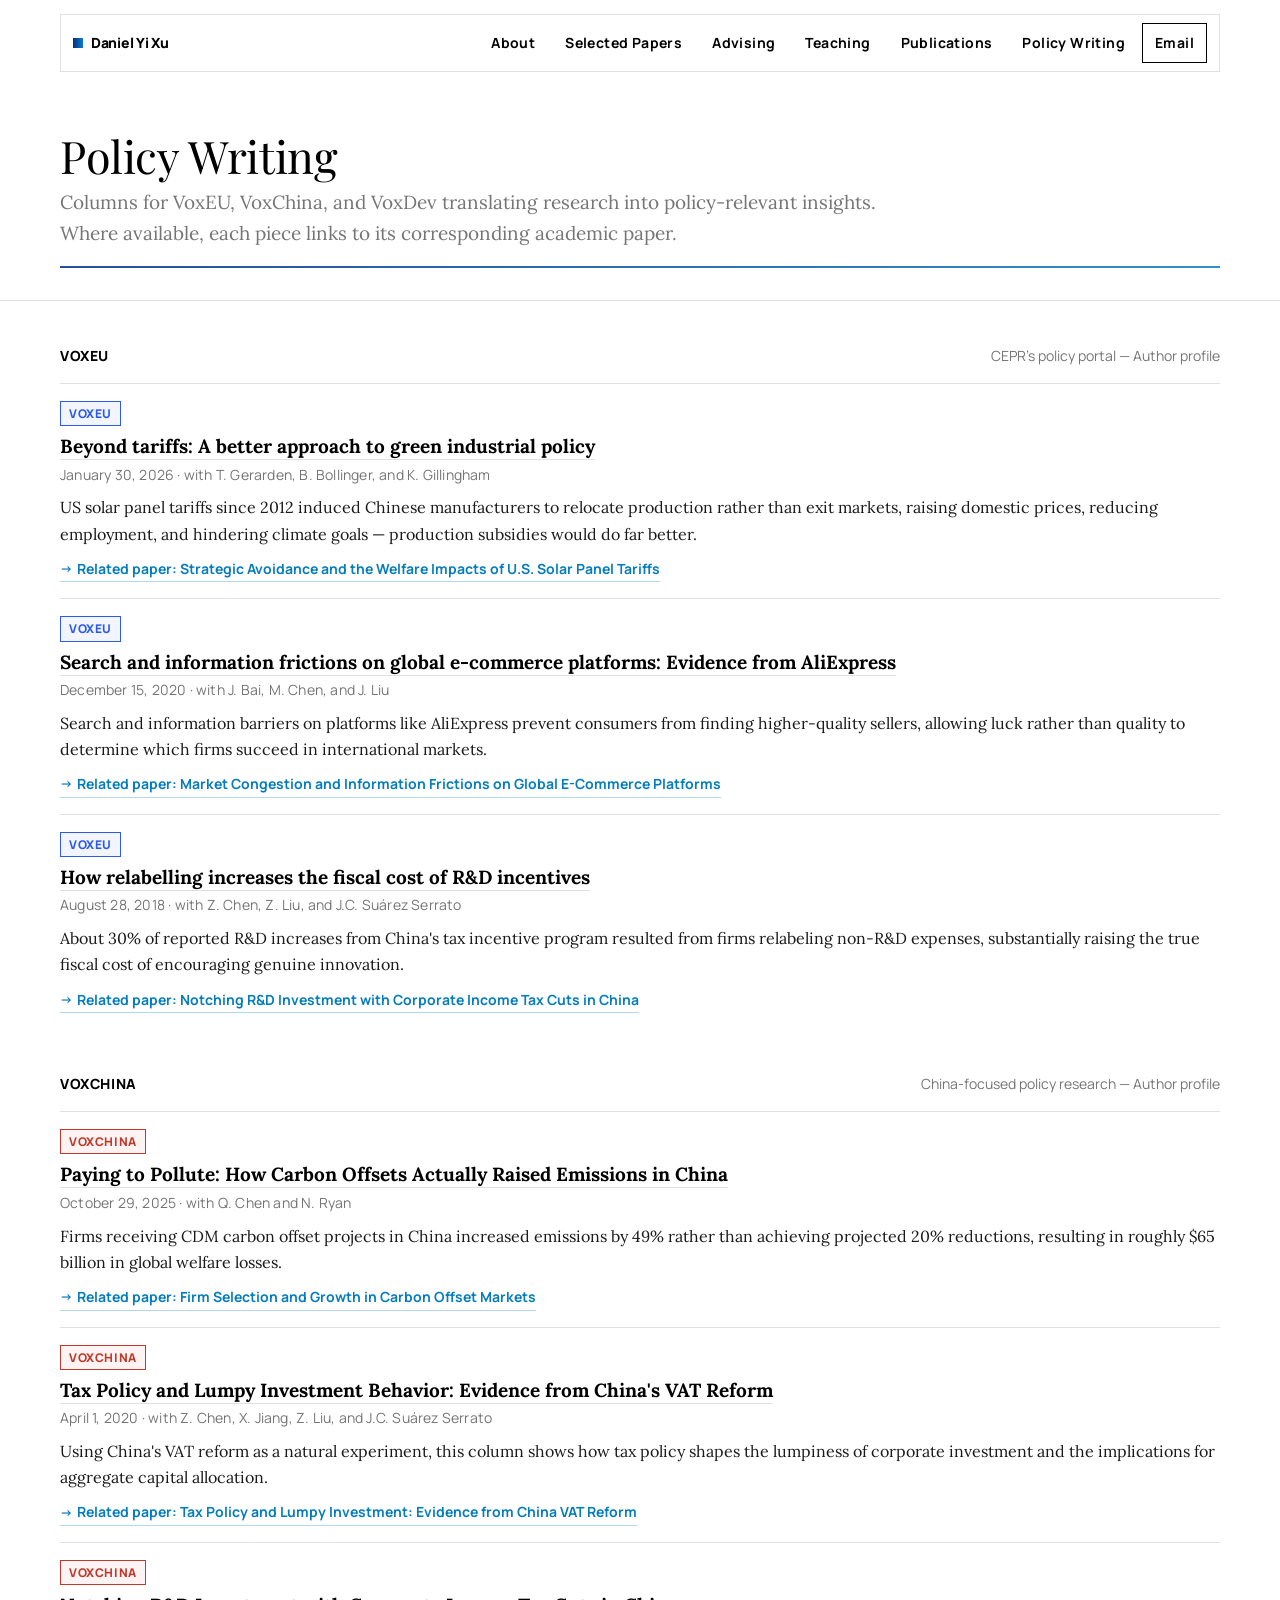
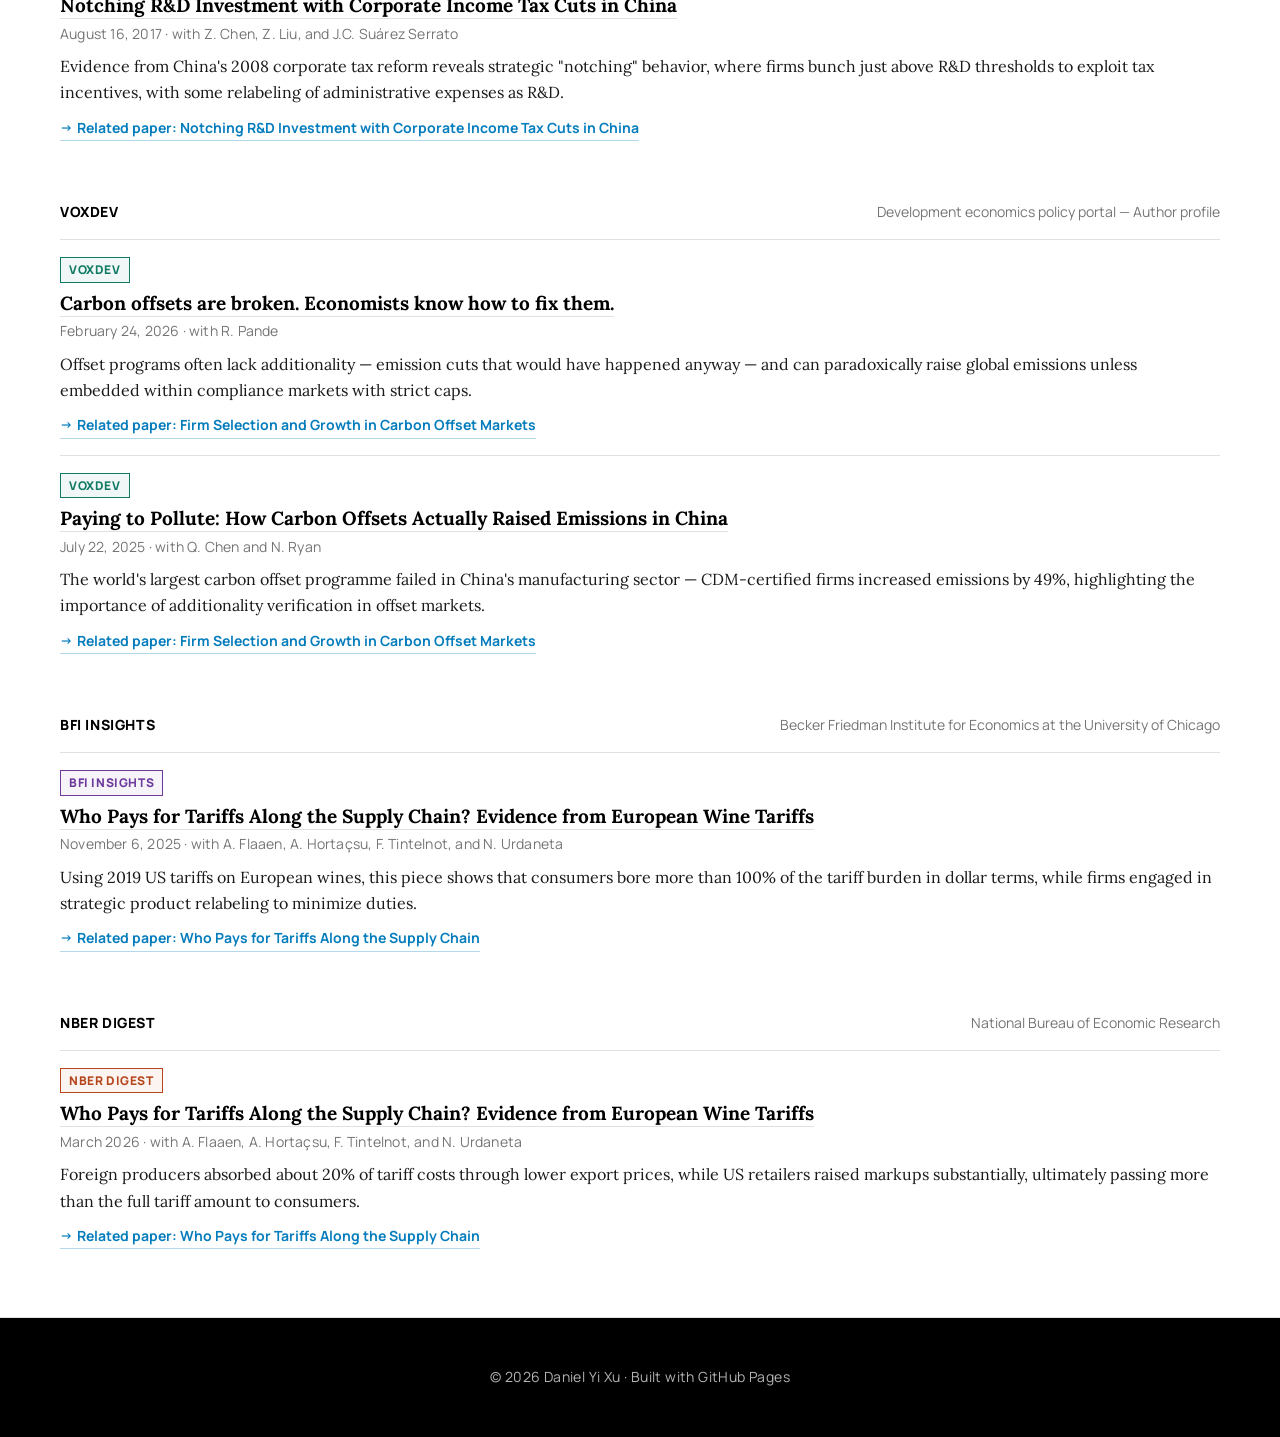
<file: vox.html>
<!doctype html>
<html lang="en">
<head>
  <meta charset="utf-8" />
  <meta name="viewport" content="width=device-width,initial-scale=1" />
  <title>Policy Writing — Daniel Yi Xu</title>
  <meta name="description" content="VoxEU, VoxChina, VoxDev, and Vox policy columns by Daniel Yi Xu." />

  <meta property="og:type" content="website" />
  <meta property="og:title" content="Policy Writing — Daniel Yi Xu" />
  <meta property="og:description" content="VoxEU, VoxChina, VoxDev, and Vox policy columns by Daniel Yi Xu." />
  <meta property="og:url" content="https://www.danielyixu.com/vox.html" />
  <meta property="og:image" content="https://www.danielyixu.com/profile.jpg" />
  <meta name="twitter:card" content="summary" />
  <meta name="twitter:title" content="Policy Writing — Daniel Yi Xu" />
  <meta name="twitter:description" content="VoxEU, VoxChina, VoxDev, and Vox policy columns by Daniel Yi Xu." />
  <meta name="twitter:image" content="https://www.danielyixu.com/profile.jpg" />

  <link rel="preconnect" href="https://fonts.googleapis.com">
  <link rel="preconnect" href="https://fonts.gstatic.com" crossorigin>
  <link href="https://fonts.googleapis.com/css2?family=Lora:ital,wght@0,400;0,700;1,400&family=Manrope:wght@400;700;800&family=Playfair+Display:wght@400&display=swap" rel="stylesheet">
  <link rel="stylesheet" href="site.css">
</head>

<body>
  <!-- NAV -->
  <header aria-label="Site header">
    <div class="nav-bar">
      <div class="brand">
        <div class="sig" aria-hidden="true"></div>
        <div><strong>Daniel Yi Xu</strong></div>
      </div>

      <nav class="primary" aria-label="Primary navigation">
        <a class="link" href="index.html#about">About</a>
        <a class="link" href="index.html#selected">Selected Papers</a>
        <a class="link" href="advising.html">Advising</a>
        <a class="link" href="teaching.html">Teaching</a>
        <a class="link" href="publication.html">Publications</a>
        <a class="link" href="vox.html" aria-current="page">Policy Writing</a>
        <a class="link cta" href="mailto:daniel.xu@duke.edu">Email</a>
      </nav>

      <button class="menu-btn" id="menuBtn" type="button" aria-expanded="false" aria-controls="menuPanel">
        Menu <span aria-hidden="true">▾</span>
      </button>
    </div>

    <div class="menu-panel" id="menuPanel" role="navigation" aria-label="Mobile navigation">
      <a href="index.html#about">About</a>
      <a href="index.html#selected">Selected Papers</a>
      <a href="advising.html">Advising</a>
      <a href="teaching.html">Teaching</a>
      <a href="publication.html">Publications</a>
      <a href="vox.html" aria-current="page">Policy Writing</a>
      <a href="mailto:daniel.xu@duke.edu">Email</a>
    </div>
  </header>

  <!-- HERO -->
  <section class="page-hero" aria-label="Policy writing header">
    <div class="wrap">
      <h1>Policy Writing</h1>
      <p class="subtitle">
        Columns for VoxEU, VoxChina, and VoxDev translating research into policy-relevant insights.
        Where available, each piece links to its corresponding academic paper.
      </p>
      <div class="color-rule" aria-hidden="true"></div>
    </div>
  </section>

  <main>
    <div class="wrap">

      <!-- ========================
           VoxEU
           ======================== -->
      <div class="section-head">
        <h2>VoxEU</h2>
        <div class="hint">CEPR's policy portal — <a href="https://cepr.org/about/people/daniel-yi-xu" target="_blank" rel="noopener">Author profile</a></div>
      </div>

      <div class="platform-section">

        <article class="vox-article">
          <div class="platform-badge badge-voxeu">VoxEU</div>
          <h3><a href="https://cepr.org/voxeu/columns/beyond-tariffs-better-approach-green-industrial-policy" target="_blank" rel="noopener">Beyond tariffs: A better approach to green industrial policy</a></h3>
          <div class="vox-meta">January 30, 2026 · with T. Gerarden, B. Bollinger, and K. Gillingham</div>
          <p class="vox-desc">US solar panel tariffs since 2012 induced Chinese manufacturers to relocate production rather than exit markets, raising domestic prices, reducing employment, and hindering climate goals — production subsidies would do far better.</p>
          <a class="paper-link" href="publication.html#solar-tariffs">Related paper: Strategic Avoidance and the Welfare Impacts of U.S. Solar Panel Tariffs</a>
        </article>

        <article class="vox-article">
          <div class="platform-badge badge-voxeu">VoxEU</div>
          <h3><a href="https://cepr.org/voxeu/columns/search-and-information-frictions-global-e-commerce-platforms-evidence-aliexpress" target="_blank" rel="noopener">Search and information frictions on global e-commerce platforms: Evidence from AliExpress</a></h3>
          <div class="vox-meta">December 15, 2020 · with J. Bai, M. Chen, and J. Liu</div>
          <p class="vox-desc">Search and information barriers on platforms like AliExpress prevent consumers from finding higher-quality sellers, allowing luck rather than quality to determine which firms succeed in international markets.</p>
          <a class="paper-link" href="publication.html#ecommerce">Related paper: Market Congestion and Information Frictions on Global E-Commerce Platforms</a>
        </article>

        <article class="vox-article">
          <div class="platform-badge badge-voxeu">VoxEU</div>
          <h3><a href="https://cepr.org/voxeu/columns/how-relabelling-increases-fiscal-cost-rd-incentives" target="_blank" rel="noopener">How relabelling increases the fiscal cost of R&amp;D incentives</a></h3>
          <div class="vox-meta">August 28, 2018 · with Z. Chen, Z. Liu, and J.C. Suárez Serrato</div>
          <p class="vox-desc">About 30% of reported R&amp;D increases from China's tax incentive program resulted from firms relabeling non-R&amp;D expenses, substantially raising the true fiscal cost of encouraging genuine innovation.</p>
          <a class="paper-link" href="publication.html#notching">Related paper: Notching R&amp;D Investment with Corporate Income Tax Cuts in China</a>
        </article>

      </div>

      <!-- ========================
           VoxChina
           ======================== -->
      <div class="section-head">
        <h2>VoxChina</h2>
        <div class="hint">China-focused policy research — <a href="https://voxchina.org/show-4-55.html" target="_blank" rel="noopener">Author profile</a></div>
      </div>

      <div class="platform-section">

        <article class="vox-article">
          <div class="platform-badge badge-voxchina">VoxChina</div>
          <h3><a href="https://voxchina.org/show-3-430.html" target="_blank" rel="noopener">Paying to Pollute: How Carbon Offsets Actually Raised Emissions in China</a></h3>
          <div class="vox-meta">October 29, 2025 · with Q. Chen and N. Ryan</div>
          <p class="vox-desc">Firms receiving CDM carbon offset projects in China increased emissions by 49% rather than achieving projected 20% reductions, resulting in roughly $65 billion in global welfare losses.</p>
          <a class="paper-link" href="publication.html#carbon-offsets">Related paper: Firm Selection and Growth in Carbon Offset Markets</a>
        </article>

        <article class="vox-article">
          <div class="platform-badge badge-voxchina">VoxChina</div>
          <h3><a href="https://voxchina.org/show-3-170.html" target="_blank" rel="noopener">Tax Policy and Lumpy Investment Behavior: Evidence from China's VAT Reform</a></h3>
          <div class="vox-meta">April 1, 2020 · with Z. Chen, X. Jiang, Z. Liu, and J.C. Suárez Serrato</div>
          <p class="vox-desc">Using China's VAT reform as a natural experiment, this column shows how tax policy shapes the lumpiness of corporate investment and the implications for aggregate capital allocation.</p>
          <a class="paper-link" href="publication.html#vat-reform">Related paper: Tax Policy and Lumpy Investment: Evidence from China VAT Reform</a>
        </article>

        <article class="vox-article">
          <div class="platform-badge badge-voxchina">VoxChina</div>
          <h3><a href="https://voxchina.org/show-3-33.html" target="_blank" rel="noopener">Notching R&amp;D Investment with Corporate Income Tax Cuts in China</a></h3>
          <div class="vox-meta">August 16, 2017 · with Z. Chen, Z. Liu, and J.C. Suárez Serrato</div>
          <p class="vox-desc">Evidence from China's 2008 corporate tax reform reveals strategic "notching" behavior, where firms bunch just above R&amp;D thresholds to exploit tax incentives, with some relabeling of administrative expenses as R&amp;D.</p>
          <a class="paper-link" href="publication.html#notching">Related paper: Notching R&amp;D Investment with Corporate Income Tax Cuts in China</a>
        </article>

      </div>

      <!-- ========================
           VoxDev
           ======================== -->
      <div class="section-head">
        <h2>VoxDev</h2>
        <div class="hint">Development economics policy portal — <a href="https://voxdev.org/daniel-xu" target="_blank" rel="noopener">Author profile</a></div>
      </div>

      <div class="platform-section">

        <article class="vox-article">
          <div class="platform-badge badge-voxdev">VoxDev</div>
          <h3><a href="https://www.voxdev.org/topic/carbon-offsets-are-broken-economists-know-how-fix-them" target="_blank" rel="noopener">Carbon offsets are broken. Economists know how to fix them.</a></h3>
          <div class="vox-meta">February 24, 2026 · with R. Pande</div>
          <p class="vox-desc">Offset programs often lack additionality — emission cuts that would have happened anyway — and can paradoxically raise global emissions unless embedded within compliance markets with strict caps.</p>
          <a class="paper-link" href="publication.html#carbon-offsets">Related paper: Firm Selection and Growth in Carbon Offset Markets</a>
        </article>

        <article class="vox-article">
          <div class="platform-badge badge-voxdev">VoxDev</div>
          <h3><a href="https://voxdev.org/topic/energy-environment/paying-pollute-how-carbon-offsets-actually-raised-emissions-china" target="_blank" rel="noopener">Paying to Pollute: How Carbon Offsets Actually Raised Emissions in China</a></h3>
          <div class="vox-meta">July 22, 2025 · with Q. Chen and N. Ryan</div>
          <p class="vox-desc">The world's largest carbon offset programme failed in China's manufacturing sector — CDM-certified firms increased emissions by 49%, highlighting the importance of additionality verification in offset markets.</p>
          <a class="paper-link" href="publication.html#carbon-offsets">Related paper: Firm Selection and Growth in Carbon Offset Markets</a>
        </article>

      </div>

      <!-- ========================
           BFI Insights
           ======================== -->
      <div class="section-head">
        <h2>BFI Insights</h2>
        <div class="hint">Becker Friedman Institute for Economics at the University of Chicago</div>
      </div>

      <div class="platform-section">

        <article class="vox-article">
          <div class="platform-badge badge-bfi">BFI Insights</div>
          <h3><a href="https://bfi.uchicago.edu/insights/who-pays-for-tariffs-along-the-supply-chain-evidence-from-european-wine-tariffs/" target="_blank" rel="noopener">Who Pays for Tariffs Along the Supply Chain? Evidence from European Wine Tariffs</a></h3>
          <div class="vox-meta">November 6, 2025 · with A. Flaaen, A. Hortaçsu, F. Tintelnot, and N. Urdaneta</div>
          <p class="vox-desc">Using 2019 US tariffs on European wines, this piece shows that consumers bore more than 100% of the tariff burden in dollar terms, while firms engaged in strategic product relabeling to minimize duties.</p>
          <a class="paper-link" href="publication.html#tariffs-supply-chain">Related paper: Who Pays for Tariffs Along the Supply Chain</a>
        </article>

      </div>

      <!-- ========================
           NBER Digest
           ======================== -->
      <div class="section-head">
        <h2>NBER Digest</h2>
        <div class="hint">National Bureau of Economic Research</div>
      </div>

      <div class="platform-section">

        <article class="vox-article">
          <div class="platform-badge badge-nber">NBER Digest</div>
          <h3><a href="https://www.nber.org/202603/digest/pass-through-tariffs-evidence-european-wine-imports" target="_blank" rel="noopener">Who Pays for Tariffs Along the Supply Chain? Evidence from European Wine Tariffs</a></h3>
          <div class="vox-meta">March 2026 · with A. Flaaen, A. Hortaçsu, F. Tintelnot, and N. Urdaneta</div>
          <p class="vox-desc">Foreign producers absorbed about 20% of tariff costs through lower export prices, while US retailers raised markups substantially, ultimately passing more than the full tariff amount to consumers.</p>
          <a class="paper-link" href="publication.html#tariffs-supply-chain">Related paper: Who Pays for Tariffs Along the Supply Chain</a>
        </article>

      </div>

    </div>
  </main>

  <footer>
    <div>© <span id="y"></span> Daniel Yi Xu · Built with GitHub Pages</div>
  </footer>

  <script>
    (function(){
      const y = document.getElementById("y");
      if (y) y.textContent = String(new Date().getFullYear());

      const btn = document.getElementById("menuBtn");
      const panel = document.getElementById("menuPanel");

      function closeMenu(){
        if (!panel || !btn) return;
        panel.classList.remove("open");
        btn.setAttribute("aria-expanded","false");
      }

      if (btn && panel){
        btn.addEventListener("click", () => {
          const open = panel.classList.toggle("open");
          btn.setAttribute("aria-expanded", String(open));
        });
        document.addEventListener("click", (e) => {
          const t = e.target;
          if (!t) return;
          if (!panel.contains(t) && !btn.contains(t)) closeMenu();
        });
        panel.querySelectorAll("a").forEach(a => a.addEventListener("click", closeMenu));
      }
    })();
  </script>
</body>
</html>
</file>
<file: site.css>
/* ============================================================
   site.css — Universal stylesheet for danielxu.github.io
   Wired-inspired editorial redesign
   Fonts: Playfair Display (display), Lora (body serif), Manrope (sans/UI)
   ============================================================ */

/* ---- Google Fonts import (add this ONE link tag in <head>) ---
   <link rel="preconnect" href="https://fonts.googleapis.com">
   <link rel="preconnect" href="https://fonts.gstatic.com" crossorigin>
   <link href="https://fonts.googleapis.com/css2?family=Lora:ital,wght@0,400;0,700;1,400&family=Manrope:wght@400;700;800&family=Playfair+Display:wght@400&display=swap" rel="stylesheet">
   ---------------------------------------------------------------- */

/* ============================================================
   Design tokens
   ============================================================ */
:root {
  --ink:         #000000;
  --ink-soft:    #1a1a1a;
  --body:        #757575;
  --hairline:    #e0e0e0;
  --canvas:      #ffffff;
  --canvas-soft: #f5f5f5;
  --link:        #057dbc;

  --duke-1: #003087;
  --duke-2: #0F7BC4;

  --f-display: "Playfair Display", "Times New Roman", Georgia, serif;
  --f-serif:   Lora, "Source Serif Pro", Georgia, "Times New Roman", serif;
  --f-sans:    Manrope, "Helvetica Neue", Helvetica, Arial, sans-serif;

  --t-hero:    clamp(2.4rem, 5vw, 4rem);
  --t-lg:      clamp(1.8rem, 3.5vw, 3rem);
  --t-md:      clamp(1.4rem, 2.5vw, 2rem);
  --t-sm:      clamp(1.1rem, 1.8vw, 1.625rem);
  --t-xs:      1.25rem;
  --t-body-lg: 1.1875rem;
  --t-body:    1rem;
  --t-ui:      1.0625rem;
  --t-sm-ui:   0.875rem;
  --t-byline:  0.795rem;
  --t-caption: 0.75rem;
  --t-btn:     1rem;

  --sp-xxs: 2px;
  --sp-xs:  4px;
  --sp-sm:  8px;
  --sp-md:  12px;
  --sp-lg:  16px;
  --sp-xl:  20px;
  --sp-2xl: 24px;
  --sp-3xl: 32px;
  --sp-4xl: 48px;

  --maxw:   1160px;
  --gutter: clamp(16px, 3vw, 24px);
}

/* ============================================================
   Reset & base
   ============================================================ */
*, *::before, *::after { box-sizing: border-box; }
html, body { height: 100%; }
html { scroll-behavior: smooth; }

body {
  margin: 0;
  background: var(--canvas);
  color: var(--ink);
  font-family: var(--f-sans);
  font-size: var(--t-body);
  line-height: 1.6;
  -webkit-font-smoothing: antialiased;
  -moz-osx-font-smoothing: grayscale;
  overflow-x: hidden;
}

a { color: inherit; text-decoration: none; }
a:hover { text-decoration: underline; text-underline-offset: 3px; }

/* ============================================================
   Layout helpers
   ============================================================ */
.wrap {
  width: min(var(--maxw), calc(100% - var(--gutter) * 2));
  margin: 0 auto;
}

.grid-2 {
  display: grid;
  grid-template-columns: 1.08fr 0.92fr;
  gap: var(--sp-lg);
  align-items: start;
}
.grid-2 > .col {
  display: flex;
  flex-direction: column;
  gap: var(--sp-lg);
}
@media (max-width: 980px) {
  .grid-2 { grid-template-columns: 1fr; }
}

/* ============================================================
   Navigation
   ============================================================ */
header {
  position: fixed;
  top: 14px;
  left: 0;
  right: 0;
  z-index: 1000;
  pointer-events: none;
}

.nav-bar {
  pointer-events: auto;
  /* slightly tighter on mobile so it doesn't overflow */
  width: min(var(--maxw), calc(100% - 24px));
  margin: 0 auto;
  display: flex;
  align-items: center;
  justify-content: space-between;
  gap: var(--sp-sm);
  padding: var(--sp-sm) var(--sp-md);
  border: 1px solid var(--hairline);
  background: rgba(255,255,255,.92);
  backdrop-filter: blur(12px);
  -webkit-backdrop-filter: blur(12px);
  border-radius: 0;
}

.brand {
  display: flex;
  align-items: center;
  gap: var(--sp-sm);
  /* NO min-width — let it shrink on mobile */
  flex-shrink: 1;
  min-width: 0;
}

.sig {
  width: 10px;
  height: 10px;
  background: linear-gradient(90deg, var(--duke-1), var(--duke-2));
  flex-shrink: 0;
}

.brand strong {
  font-family: var(--f-sans);
  font-weight: 800;
  font-size: var(--t-sm-ui);
  letter-spacing: -0.3px;
  white-space: nowrap;
  overflow: hidden;
  text-overflow: ellipsis;
}

nav.primary {
  display: flex;
  align-items: center;
  gap: var(--sp-xs);
  flex-wrap: wrap;
  justify-content: flex-end;
}

.link {
  font-family: var(--f-sans);
  font-weight: 700;
  font-size: var(--t-sm-ui);
  letter-spacing: 0.4px;
  padding: var(--sp-sm) var(--sp-md);
  border: 1px solid transparent;
  transition: border-color 0.1s, background 0.1s;
}
.link:hover {
  text-decoration: none;
  border-color: var(--hairline);
  background: var(--canvas);
}
.link.cta {
  border: 1px solid var(--ink);
  background: var(--canvas);
  border-radius: 0;
}
.link.cta:hover { background: var(--canvas-soft); }

.menu-btn {
  display: none;
  flex-shrink: 0;
  border: 1px solid var(--hairline);
  background: var(--canvas);
  padding: var(--sp-sm) var(--sp-md);
  font-family: var(--f-sans);
  font-weight: 800;
  font-size: var(--t-sm-ui);
  letter-spacing: 0.4px;
  cursor: pointer;
  border-radius: 0;
  white-space: nowrap;
}

@media (max-width: 980px) {
  nav.primary { display: none; }
  .menu-btn   { display: inline-flex; align-items: center; gap: var(--sp-sm); }
}

/* Mobile menu panel */
.menu-panel {
  pointer-events: auto;
  width: min(var(--maxw), calc(100% - 24px));
  margin: 10px auto 0;
  border: 1px solid var(--hairline);
  background: rgba(255,255,255,.96);
  backdrop-filter: blur(12px);
  -webkit-backdrop-filter: blur(12px);
  display: none;
  border-radius: 0;
  overflow: hidden;
}
.menu-panel.open { display: block; }
.menu-panel a {
  display: block;
  padding: var(--sp-md) var(--sp-lg);
  border-top: 1px solid var(--hairline);
  font-family: var(--f-sans);
  font-weight: 800;
  font-size: var(--t-sm-ui);
  letter-spacing: 0.4px;
  text-decoration: none;
  text-align: center;
}
.menu-panel a:first-child { border-top: 0; }
.menu-panel a:hover { background: var(--canvas-soft); }

/* ============================================================
   Page hero (Advising, Publications, Vox, Teaching)
   ============================================================ */
.page-hero {
  padding: calc(84px + var(--sp-4xl)) var(--gutter) var(--sp-3xl);
  border-bottom: 1px solid var(--hairline);
  background: var(--canvas);
}

.page-hero h1 {
  margin: 0 0 var(--sp-sm);
  font-family: var(--f-display);
  font-size: var(--t-lg);
  font-weight: 400;
  line-height: 1.05;
  letter-spacing: -0.4px;
}

.page-hero .subtitle {
  margin: 0 0 var(--sp-md);
  font-family: var(--f-serif);
  font-size: var(--t-body-lg);
  color: var(--body);
  max-width: 72ch;
  line-height: 1.65;
}

.color-rule {
  height: 2px;
  background: linear-gradient(90deg, var(--duke-1), var(--duke-2));
  margin: var(--sp-lg) 0 0;
  opacity: 0.85;
}

/* ============================================================
   Index hero (full-screen video)
   ============================================================ */
.hero {
  position: relative;
  display: flex;
  align-items: center;
  padding: calc(70px + var(--sp-lg)) var(--gutter) var(--sp-3xl);
  border-bottom: 1px solid var(--hairline);
  background: var(--canvas);
}

.hero-inner {
  width: 100%;
}

.hero-grid {
  display: grid;
  grid-template-columns: 1.25fr 0.75fr;
  gap: var(--sp-lg);
  align-items: end;
}
@media (max-width: 980px) {
  .hero-grid { grid-template-columns: 1fr; }
}

.hero h1 {
  margin: 0 0 var(--sp-sm);
  font-family: var(--f-display);
  font-size: var(--t-hero);
  font-weight: 400;
  line-height: 1.02;
  letter-spacing: -0.5px;
}

/* .subtitle used inside both hero and page-hero */
.subtitle {
  margin: 0 0 var(--sp-md);
  font-family: var(--f-serif);
  font-size: var(--t-body-lg);
  color: var(--ink-soft);
  max-width: 70ch;
  line-height: 1.65;
}

/* Research-area chips */
.chips {
  display: flex;
  flex-wrap: wrap;
  gap: var(--sp-sm);
  margin-top: var(--sp-sm);
}
.chip {
  font-family: var(--f-sans);
  font-weight: 700;
  font-size: var(--t-sm-ui);
  letter-spacing: 0.4px;
  padding: var(--sp-sm) var(--sp-md);
  border: 1px solid var(--hairline);
  background: var(--canvas);
  border-radius: 0;
}

/* CTA / button rows */
.cta-row {
  display: flex;
  flex-wrap: wrap;
  gap: var(--sp-sm);
  margin-top: var(--sp-lg);
}

/* Quick-links panel in hero sidebar */
.panel {
  border: 1px solid var(--hairline);
  background: var(--canvas);
  padding: var(--sp-lg);
}
.panel h3 {
  margin: 0 0 var(--sp-md);
  font-family: var(--f-sans);
  font-size: var(--t-sm-ui);
  font-weight: 800;
  letter-spacing: 0.6px;
  text-transform: uppercase;
}
/* panel contact sub-block */
.panel-contact {
  margin-top: var(--sp-md);
  border-top: 1px solid var(--hairline);
  padding-top: var(--sp-md);
  font-family: var(--f-sans);
  font-size: var(--t-sm-ui);
  font-weight: 700;
  color: var(--ink-soft);
}
.panel-contact a {
  border-bottom: 1px solid var(--hairline);
  padding-bottom: 1px;
}
.panel-contact a:hover {
  border-bottom-color: var(--ink);
  text-decoration: none;
}

.list {
  margin: 0;
  padding: 0;
  list-style: none;
  font-family: var(--f-sans);
  font-size: var(--t-sm-ui);
  color: var(--ink-soft);
  display: flex;
  flex-wrap: wrap;
  gap: var(--sp-sm) var(--sp-xl);
}
.list li { margin: 0; }
.list a {
  border-bottom: 1px solid var(--hairline);
  padding-bottom: 1px;
}
.list a:hover { border-bottom-color: var(--ink); text-decoration: none; }

/* ============================================================
   Buttons
   ============================================================ */
.btn {
  display: inline-flex;
  align-items: center;
  gap: var(--sp-sm);
  padding: var(--sp-md) var(--sp-xl);
  border: 1px solid var(--ink);
  background: var(--canvas);
  font-family: var(--f-sans);
  font-weight: 700;
  font-size: var(--t-btn);
  letter-spacing: 0.3px;
  border-radius: 0;
  cursor: pointer;
  transition: background 0.1s, color 0.1s;
}
.btn:hover {
  text-decoration: none;
  background: var(--ink);
  color: var(--canvas);
}
.btn.primary {
  background: var(--ink);
  color: var(--canvas);
  border-color: var(--ink);
}
.btn.primary:hover {
  background: var(--ink-soft);
  border-color: var(--ink-soft);
}

.btn-row {
  display: flex;
  flex-wrap: wrap;
  gap: var(--sp-sm);
  margin-top: var(--sp-sm);
}
.top-actions {
  display: flex;
  flex-wrap: wrap;
  gap: var(--sp-sm);
  margin-top: var(--sp-md);
}

/* ============================================================
   Section heads
   ============================================================ */
main { padding: var(--sp-3xl) 0 var(--sp-xl); }

.section-head {
  display: flex;
  align-items: baseline;
  justify-content: space-between;
  gap: var(--sp-lg);
  padding: var(--sp-md) 0 var(--sp-lg);
  border-bottom: 1px solid var(--hairline);
  margin-bottom: var(--sp-lg);
}
.section-head h2 {
  margin: 0;
  font-family: var(--f-sans);
  font-size: var(--t-sm-ui);
  font-weight: 800;
  text-transform: uppercase;
  letter-spacing: 0.6px;
}
.section-head .hint {
  font-family: var(--f-sans);
  font-size: var(--t-sm-ui);
  color: var(--body);
  max-width: 72ch;
}
@media (max-width: 820px) {
  .section-head { flex-direction: column; align-items: flex-start; }
}

/* ============================================================
   Index page sections (Roles, Selected Papers)
   — these use <section class="block" id="roles/selected">
   — scoped so they DON'T get advising-block styling
   ============================================================ */
section.block {
  padding: var(--sp-3xl) 0;
  border-top: 1px solid var(--hairline);
  background: var(--canvas);
  /* NO border, NO margin-top — those belong to .advising-block */
}

/* ============================================================
   Cards (generic — Selected Papers)
   ============================================================ */
.card {
  border: 1px solid var(--hairline);
  background: var(--canvas);
  padding: var(--sp-lg);
}
.card h3 {
  margin: 0 0 var(--sp-md);
  font-family: var(--f-sans);
  font-weight: 800;
  font-size: var(--t-sm-ui);
  text-transform: uppercase;
  letter-spacing: 0.4px;
  display: flex;
  align-items: center;
  justify-content: space-between;
  gap: var(--sp-sm);
  flex-wrap: wrap;
}

.tagline {
  font-family: var(--f-sans);
  font-size: var(--t-sm-ui);
  font-weight: 700;
  letter-spacing: 0.4px;
  text-transform: uppercase;
  padding: var(--sp-xs) var(--sp-sm);
  border: 1px solid var(--hairline);
  background: var(--canvas-soft);
  color: var(--ink-soft);
  white-space: nowrap;
  border-radius: 0;
}

.callout {
  border: 1px solid var(--hairline);
  background: var(--canvas-soft);
  padding: var(--sp-md);
}
.callout strong {
  font-family: var(--f-sans);
  font-weight: 800;
  font-size: var(--t-sm-ui);
  letter-spacing: 0.4px;
}
.callout p {
  margin: var(--sp-sm) 0 0;
  font-family: var(--f-serif);
  font-size: var(--t-body);
  color: var(--ink-soft);
  line-height: 1.65;
}

.small {
  font-family: var(--f-sans);
  font-size: var(--t-sm-ui);
  color: var(--body);
  margin-top: var(--sp-md);
}

.bullets {
  margin: var(--sp-sm) 0 0;
  padding-left: var(--sp-lg);
  font-family: var(--f-serif);
  font-size: var(--t-body);
  color: var(--ink-soft);
  line-height: 1.65;
}
.bullets li { margin: var(--sp-sm) 0; }

/* ============================================================
   Papers (Selected Papers + Publications)
   ============================================================ */
.paper {
  padding: var(--sp-md) 0;
  border-top: 1px solid var(--hairline);
}
.paper:first-of-type { border-top: 0; padding-top: 0; }

.paper strong {
  display: block;
  font-family: var(--f-serif);
  font-weight: 700;
  font-size: var(--t-body);
  line-height: 1.45;
}
.paper strong a {
  border-bottom: 1px solid var(--hairline);
  padding-bottom: 1px;
}
.paper strong a:hover {
  border-bottom-color: var(--ink);
  text-decoration: none;
}

.meta {
  margin-top: var(--sp-xs);
  font-family: var(--f-sans);
  font-size: var(--t-sm-ui);
  color: var(--body);
  line-height: 1.5;
}
.journal {
  font-weight: 700;
  color: var(--ink-soft);
}

/* ============================================================
   Roles & Affiliations (index)
   ============================================================ */
.roles-grid {
  display: grid;
  grid-template-columns: 1.15fr 0.85fr;
  gap: var(--sp-lg);
  align-items: start;
}
@media (max-width: 980px) { .roles-grid { grid-template-columns: 1fr; } }

.role {
  border-top: 1px solid var(--hairline);
  padding: var(--sp-md) 0;
}
.role:first-child { border-top: 0; padding-top: 0; }
.role .t {
  font-family: var(--f-sans);
  font-weight: 700;
  font-size: var(--t-sm-ui);
}
.role .m {
  font-family: var(--f-sans);
  font-size: var(--t-sm-ui);
  color: var(--body);
  margin-top: var(--sp-xs);
}

.media-card {
  border: 1px solid var(--hairline);
  background: var(--canvas);
  overflow: hidden;
}
.media-card img {
  width: 100%;
  height: 320px;
  object-fit: cover;
  display: block;
}
.media-card p {
  padding: var(--sp-md);
  border-top: 1px solid var(--hairline);
  font-family: var(--f-sans);
  font-size: var(--t-sm-ui);
  color: var(--ink-soft);
  line-height: 1.65;
  margin: 0;
}

/* ============================================================
   Year blocks (Publications page)
   ============================================================ */
.year-block {
  border: 1px solid var(--hairline);
  background: var(--canvas);
  margin-bottom: var(--sp-lg);
}
.year-head {
  display: flex;
  align-items: center;
  justify-content: space-between;
  gap: var(--sp-md);
  padding: var(--sp-md);
  border-bottom: 1px solid var(--hairline);
  background: var(--canvas-soft);
}
.year-head strong {
  font-family: var(--f-display);
  font-weight: 400;
  font-size: var(--t-sm);
  letter-spacing: -0.3px;
}
.year-head span {
  font-family: var(--f-sans);
  font-size: var(--t-sm-ui);
  color: var(--body);
  font-weight: 700;
}
.year-block .paper { padding: var(--sp-md); border-top: 1px solid var(--hairline); }
.year-block .paper:first-of-type { border-top: 0; padding-top: var(--sp-md); }

/* ============================================================
   Advising page — advisor block container
   (deliberately a different class from section.block)
   ============================================================ */
.advising-block {
  border: 1px solid var(--hairline);
  background: var(--canvas);
  margin-top: var(--sp-lg);
}
.block-head {
  display: flex;
  align-items: center;
  justify-content: space-between;
  gap: var(--sp-md);
  padding: var(--sp-md);
  border-bottom: 1px solid var(--hairline);
  background: var(--canvas-soft);
}
.block-head strong {
  font-family: var(--f-sans);
  font-weight: 800;
  font-size: var(--t-sm-ui);
  letter-spacing: 0.2px;
}
.block-head span {
  font-family: var(--f-sans);
  font-size: var(--t-sm-ui);
  color: var(--body);
  font-weight: 700;
}

.subhead {
  padding: var(--sp-md) var(--sp-lg) 0;
  font-family: var(--f-sans);
  font-weight: 800;
  font-size: var(--t-sm-ui);
  letter-spacing: 0.6px;
  text-transform: uppercase;
  color: var(--ink-soft);
  border-top: 1px solid var(--hairline);
  margin-top: var(--sp-sm);
}
.subhead:first-of-type { border-top: 0; }

.list-rows { padding: var(--sp-sm) var(--sp-lg) var(--sp-lg); }

.row {
  display: grid;
  grid-template-columns: 1fr 1fr;
  gap: var(--sp-lg);
  padding: var(--sp-md) 0;
  border-top: 1px solid var(--hairline);
}
.row:first-child { border-top: 0; padding-top: 0; }

.cell {
  font-family: var(--f-sans);
  font-size: var(--t-sm-ui);
  color: var(--ink-soft);
  line-height: 1.5;
}
.cell b { color: var(--ink); }
.star { font-weight: 800; color: var(--ink); }

@media (max-width: 700px) { .row { grid-template-columns: 1fr; } }

/* ============================================================
   Policy Writing (Vox) page
   ============================================================ */
.platform-section { margin-bottom: var(--sp-3xl); }

.platform-badge {
  display: inline-block;
  font-family: var(--f-sans);
  font-size: var(--t-caption);
  font-weight: 800;
  text-transform: uppercase;
  letter-spacing: 0.6px;
  padding: var(--sp-xxs) var(--sp-sm);
  border: 1px solid currentColor;
  border-radius: 0;
  margin-bottom: var(--sp-sm);
}
.badge-voxeu    { color: #2b5be8; background: rgba(43,91,232,.06); }
.badge-voxchina { color: #c0392b; background: rgba(192,57,43,.06); }
.badge-voxdev   { color: #117a65; background: rgba(17,122,101,.06); }
.badge-bfi      { color: #6d3a9c; background: rgba(109,58,156,.06); }
.badge-nber     { color: #b5451b; background: rgba(181,69,27,.06); }

.vox-article {
  border-top: 1px solid var(--hairline);
  padding: var(--sp-lg) 0;
  background: var(--canvas);
}
.vox-article:first-child { border-top: 0; padding-top: 0; }

.vox-article h3 {
  margin: 0 0 var(--sp-xs);
  font-family: var(--f-serif);
  font-weight: 700;
  font-size: var(--t-body-lg);
  line-height: 1.35;
}
.vox-article h3 a {
  border-bottom: 1px solid var(--hairline);
  padding-bottom: 1px;
}
.vox-article h3 a:hover {
  border-bottom-color: var(--ink);
  text-decoration: none;
}
.vox-meta {
  font-family: var(--f-sans);
  font-size: var(--t-sm-ui);
  color: var(--body);
  margin-bottom: var(--sp-sm);
  letter-spacing: 0.2px;
}
.vox-desc {
  font-family: var(--f-serif);
  font-size: var(--t-body);
  color: var(--ink-soft);
  line-height: 1.65;
  margin: 0 0 var(--sp-sm);
}
.paper-link {
  display: inline-flex;
  align-items: center;
  gap: var(--sp-xs);
  font-family: var(--f-sans);
  font-size: var(--t-sm-ui);
  font-weight: 700;
  color: var(--link);
  border-bottom: 1px solid rgba(5,125,188,.3);
  padding-bottom: 1px;
}
.paper-link::before { content: "→"; font-size: 0.9em; }
.paper-link:hover { border-bottom-color: var(--link); text-decoration: none; }

/* ============================================================
   Teaching page
   ============================================================ */
.teaching-list { list-style: none; margin: 0; padding: 0; }
.teaching-list li {
  padding: var(--sp-md) 0;
  border-top: 1px solid var(--hairline);
  font-family: var(--f-sans);
  font-size: var(--t-sm-ui);
}
.teaching-list li:first-child { border-top: 0; }
.teaching-list strong { font-weight: 800; }
.teaching-list .topic-list { margin: var(--sp-sm) 0 0; padding-left: 1.5em; }
.teaching-list .topic-list li { padding: 4px 0; border-top: 0; }

/* ============================================================
   Footer
   ============================================================ */
footer {
  padding: var(--sp-4xl) 0;
  border-top: 1px solid var(--hairline);
  background: var(--ink);
  color: rgba(255,255,255,.7);
  font-family: var(--f-sans);
  font-weight: 400;
  font-size: var(--t-sm-ui);
  letter-spacing: 0.4px;
  text-align: center;
}
footer a { color: rgba(255,255,255,.55); }
footer a:hover { color: #fff; text-decoration: none; }

/* ============================================================
   Focus / accessibility
   ============================================================ */
:focus-visible {
  outline: 2px solid var(--link);
  outline-offset: 3px;
}

/* ============================================================
   Mobile ≤ 600px
   ============================================================ */
@media (max-width: 600px) {
  /* Tighter side margin */
  .wrap,
  .nav-bar,
  .menu-panel { width: calc(100% - 24px); }

  /* Button rows stack vertically */
  .cta-row,
  .btn-row,
  .top-actions { flex-direction: column; }
  .cta-row .btn,
  .btn-row .btn,
  .top-actions .btn { width: 100%; justify-content: center; }

  /* Block / year heads stack */
  .block-head { flex-direction: column; align-items: flex-start; gap: var(--sp-xs); }
  .year-head  { flex-direction: column; align-items: flex-start; gap: 2px; }

  /* Card headers allow wrapping */
  .card h3  { flex-direction: column; align-items: flex-start; }
  .tagline  { white-space: normal; font-size: 0.82rem; }

  /* Chips smaller */
  .chip { font-size: 0.82rem; padding: var(--sp-xs) var(--sp-sm); }
}

/* ============================================================
   Reduced motion
   ============================================================ */
@media (prefers-reduced-motion: reduce) {
  html { scroll-behavior: auto; }
  *, *::before, *::after { transition: none !important; }
}

/* Quick links row in hero */
.quick-links {
  display: flex;
  flex-wrap: wrap;
  gap: 8px;
  margin-top: 16px;
  padding: 12px 0;
  border-top: 1px solid #e0e0e0;
}
.quick-links a {
  font-family: Manrope, sans-serif;
  font-size: 0.875rem;
  font-weight: 700;
  color: #1a1a1a;
  padding: 6px 14px;
  border: 1px solid #e0e0e0;
  background: #f5f5f5;
}
.quick-links a:hover {
  background: #000;
  color: #fff;
  border-color: #000;
  text-decoration: none;
}
</file>
